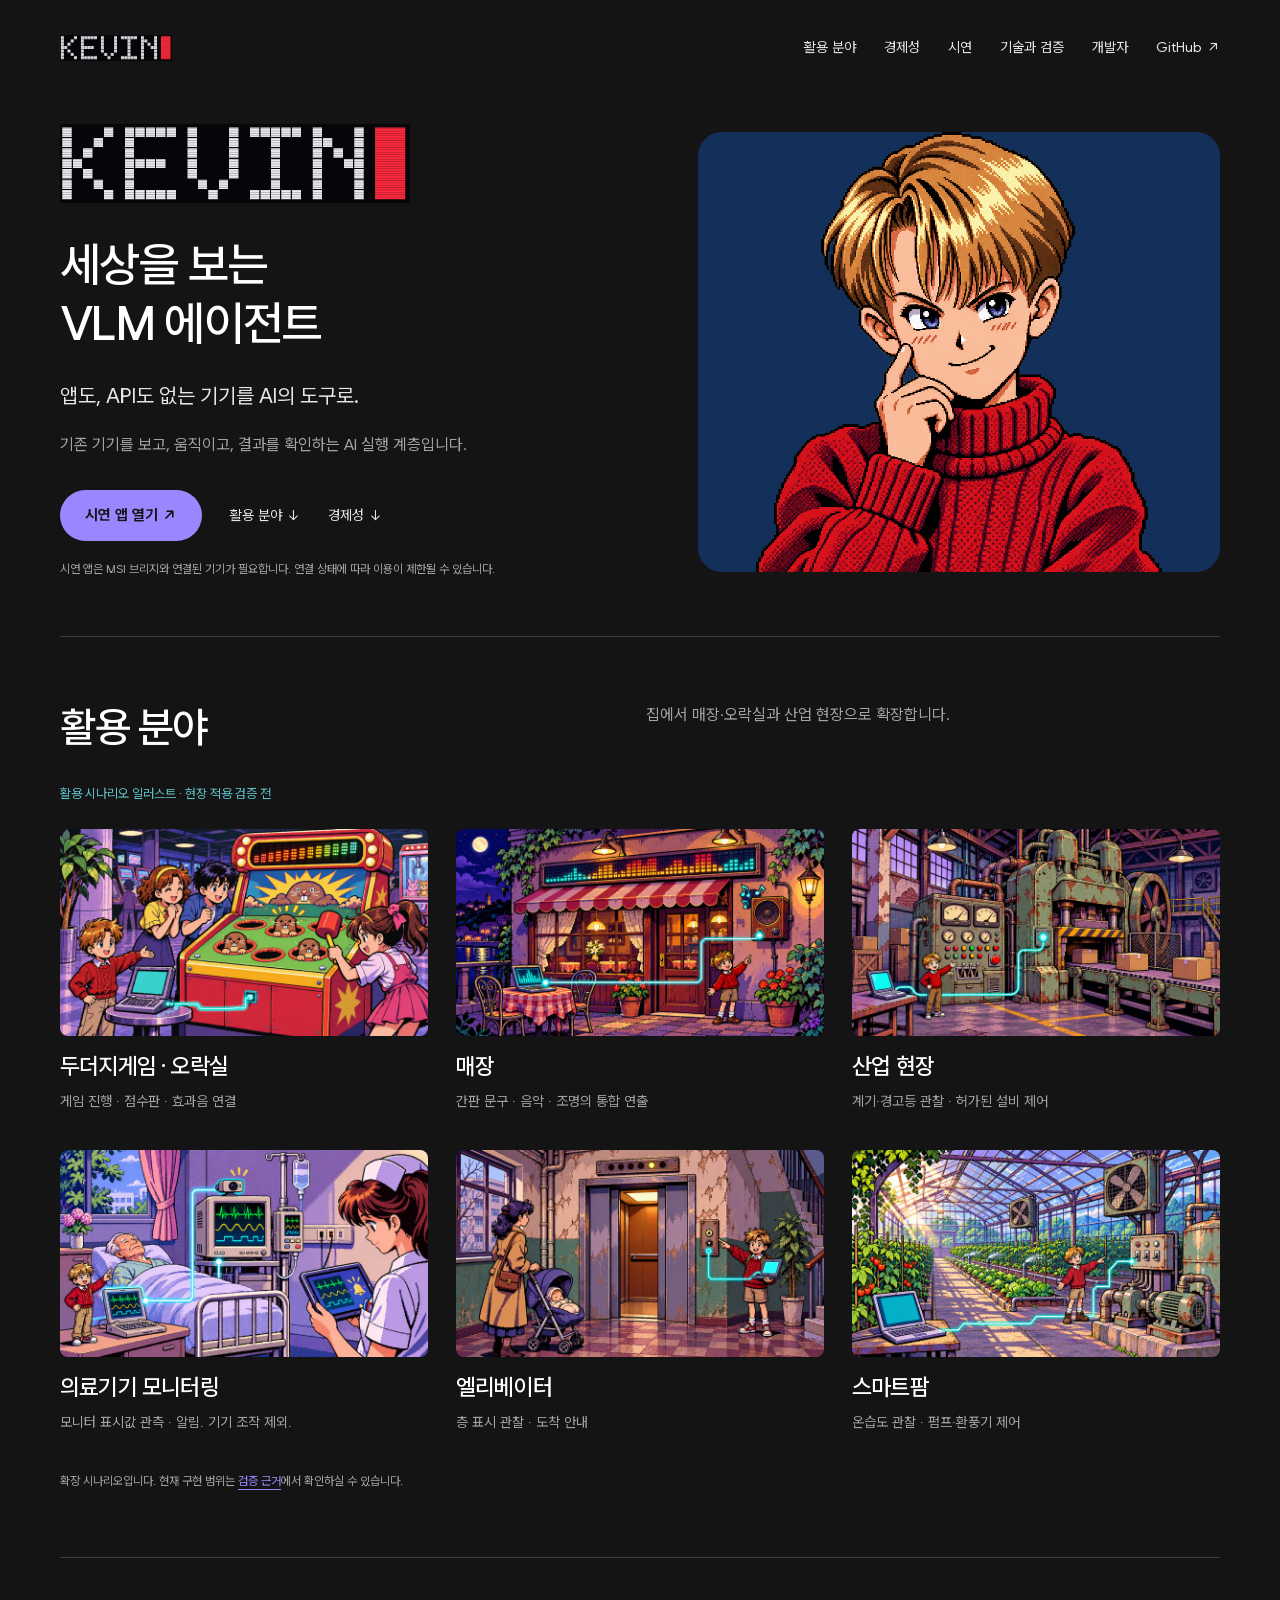
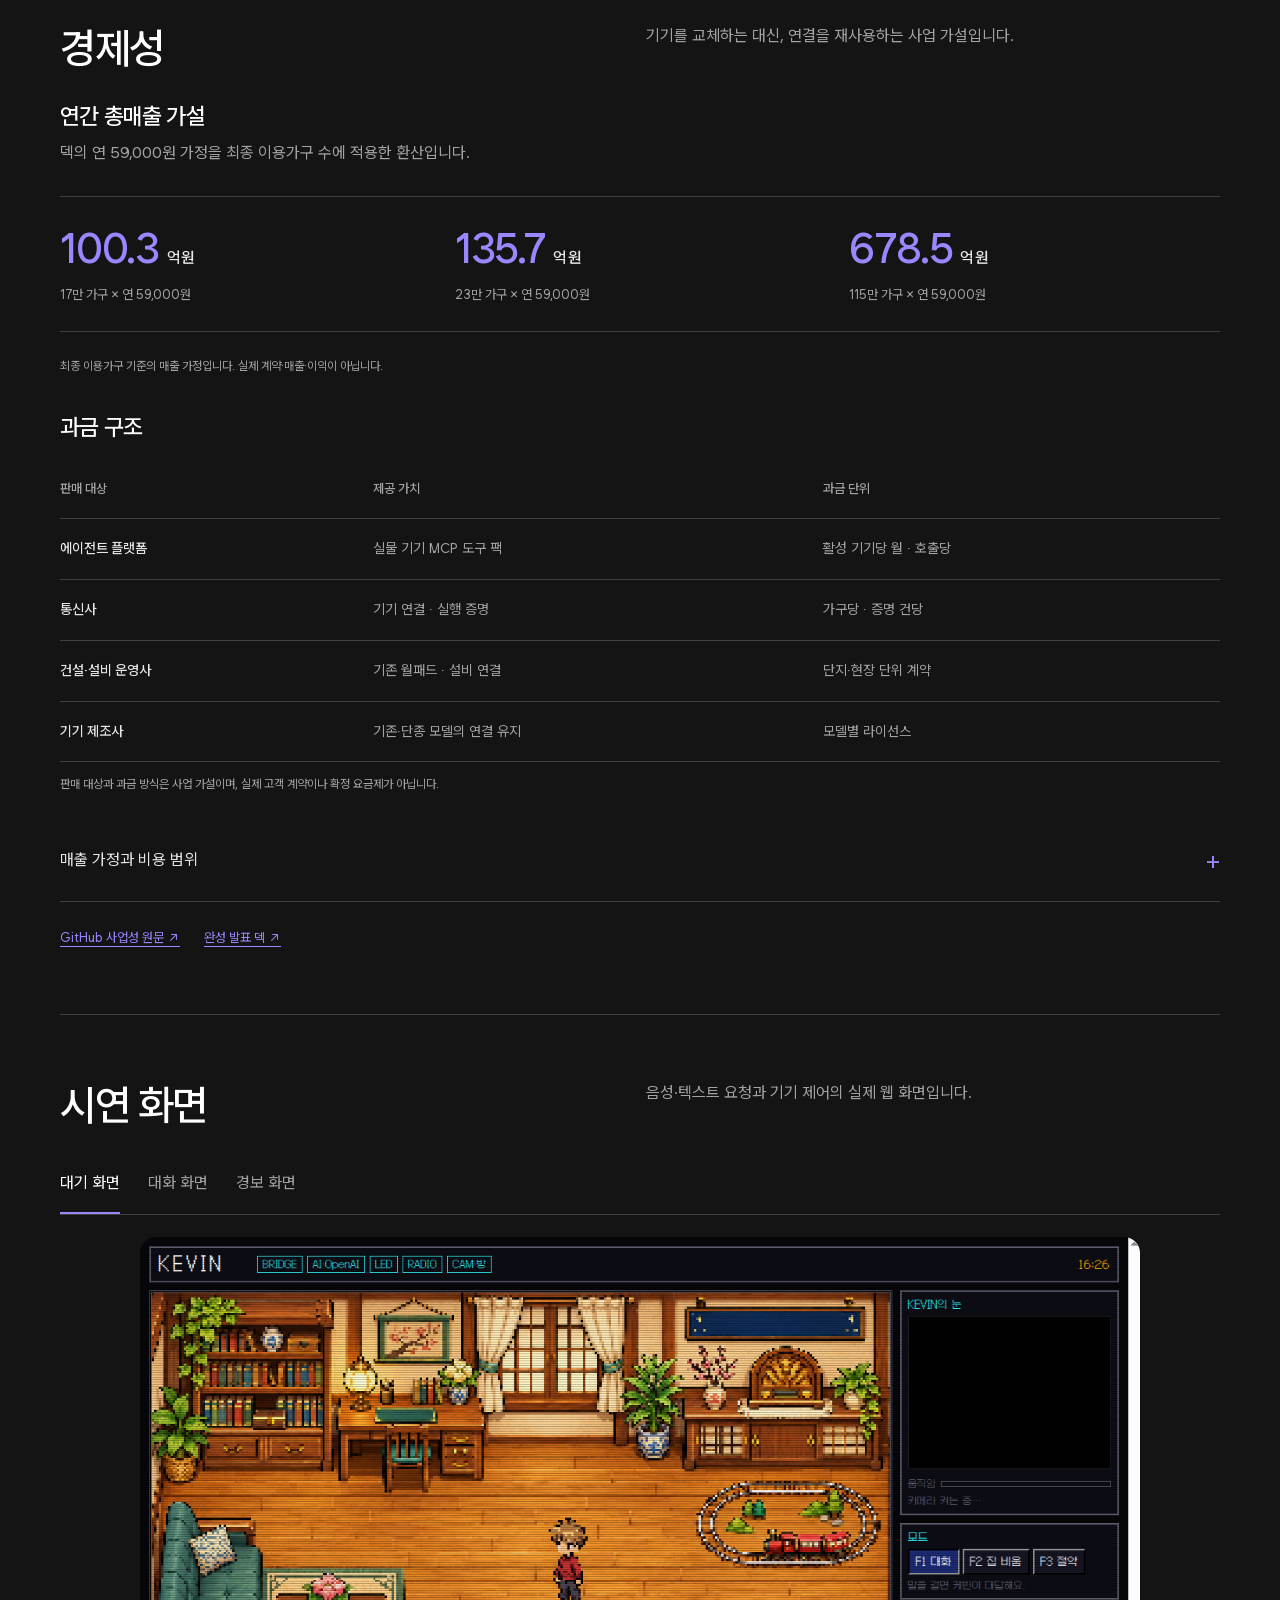
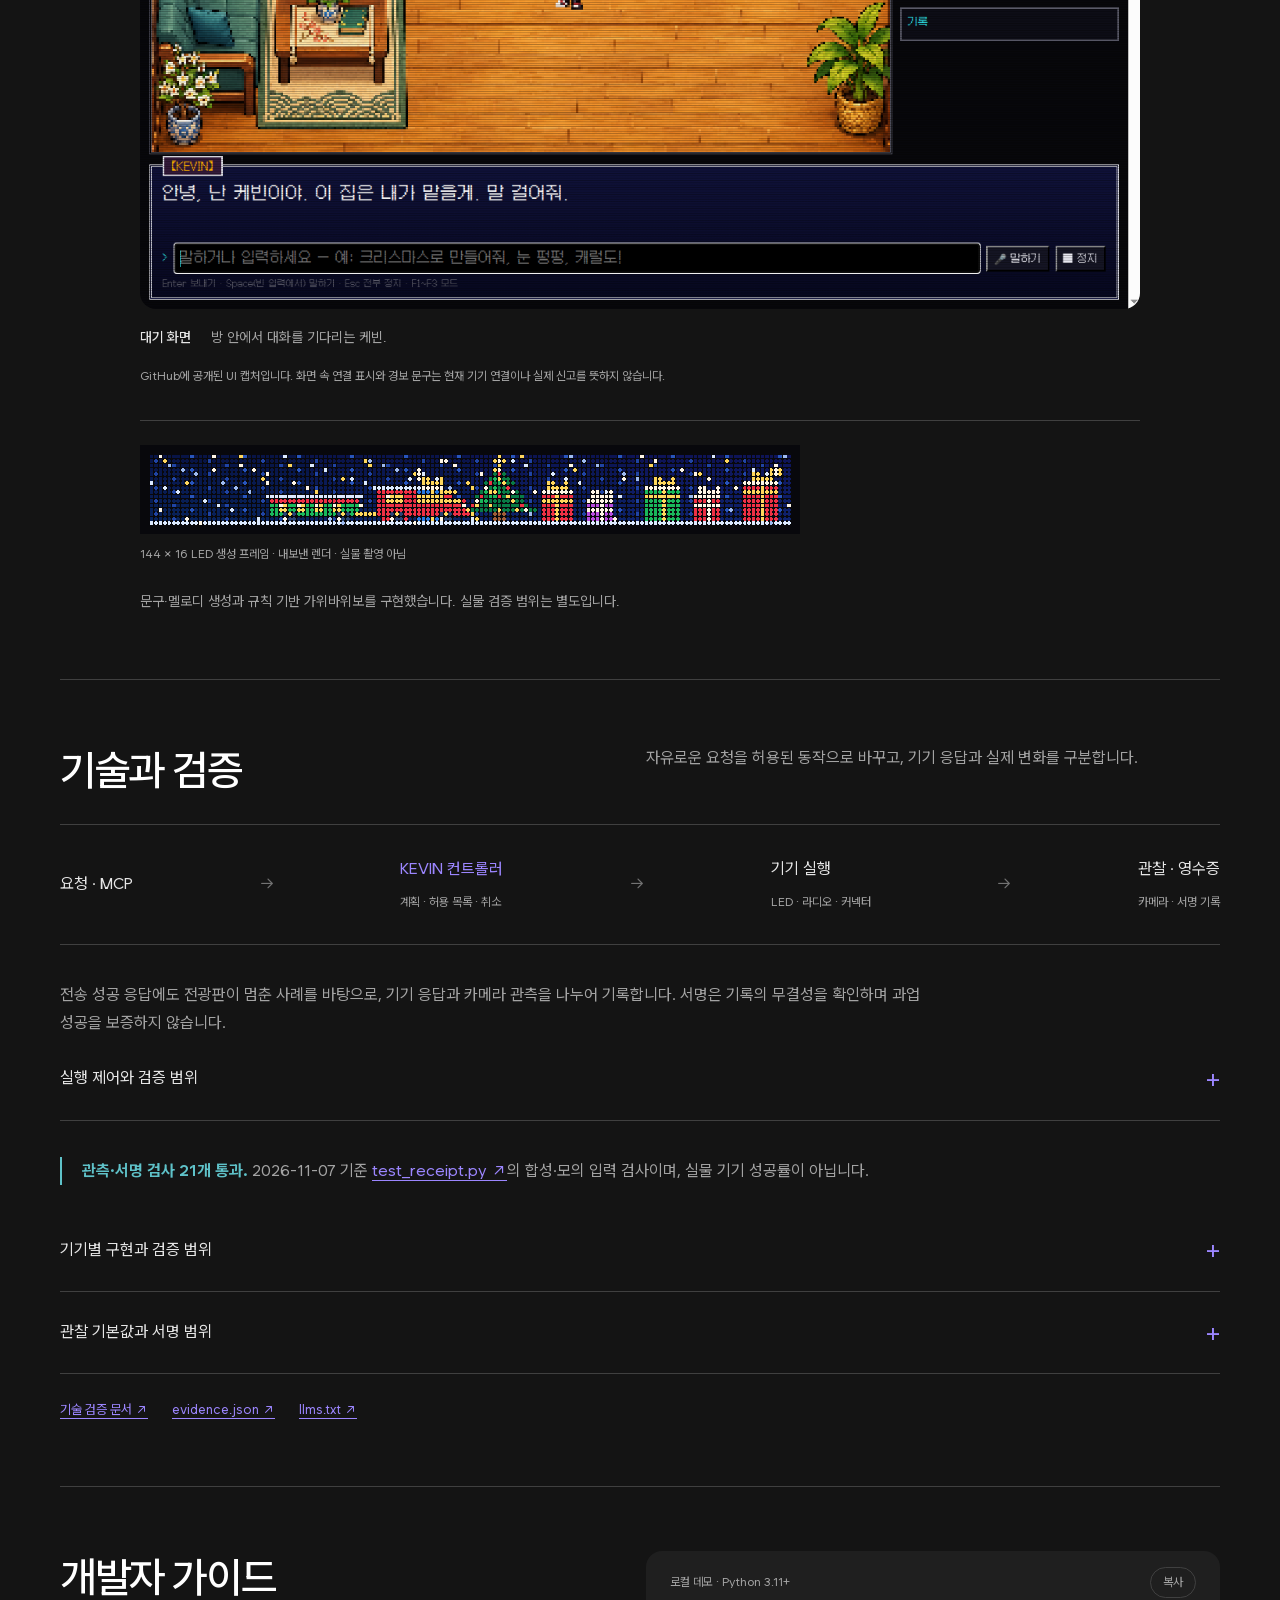
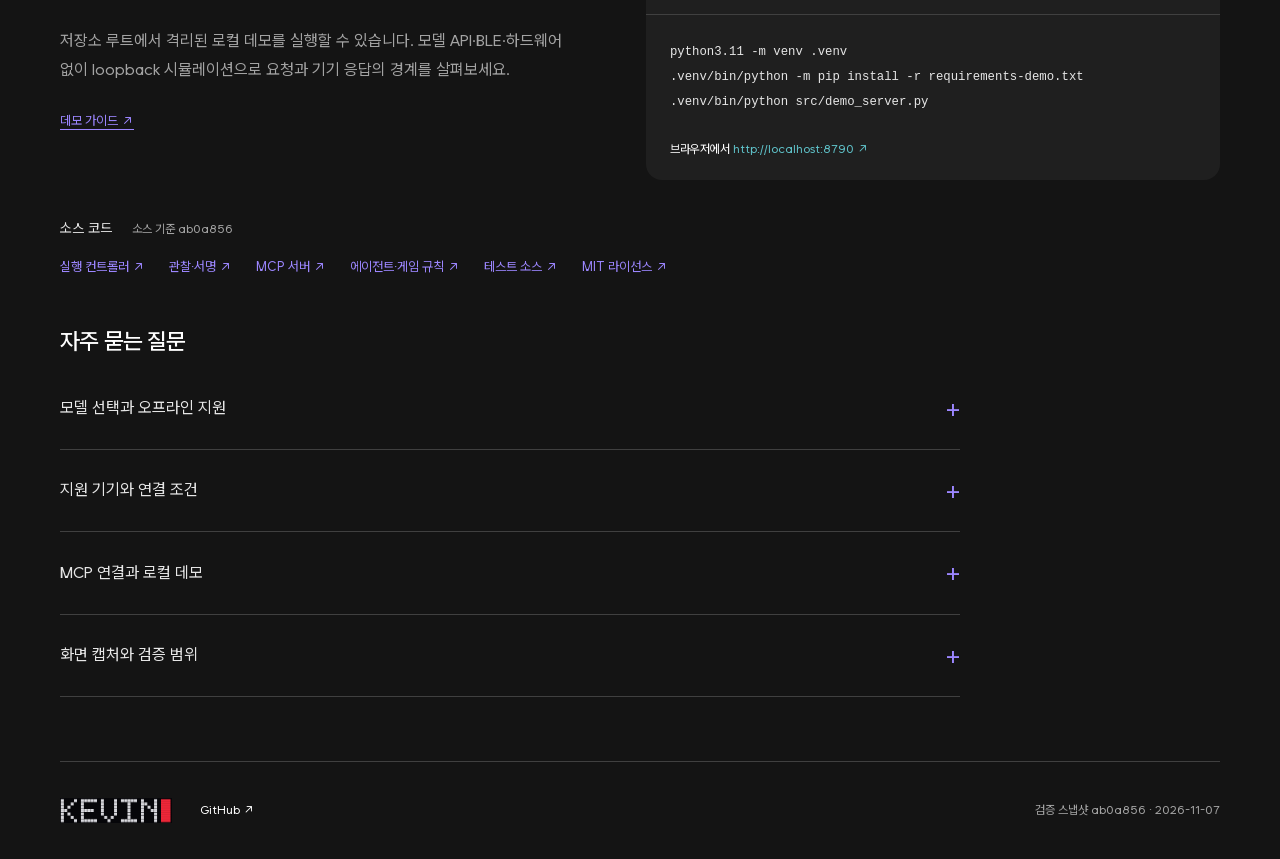
<file: docs/landing/index.html>
<!doctype html>
<html lang="ko">
<head>
<meta charset="utf-8"><meta name="viewport" content="width=device-width, initial-scale=1">
<title>KEVIN | 세상을 보는 VLM 에이전트</title>
<meta name="description" content="세상을 보는 VLM 에이전트 KEVIN. LED·라디오 시연, 두더지게임·매장·산업 활용 분야, B2B 과금 구조와 커넥터 재사용의 경제성을 소개합니다.">
<meta name="theme-color" content="#141414"><link rel="canonical" href="https://kevin-landing-sable.vercel.app/">
<meta property="og:type" content="website"><meta property="og:title" content="KEVIN | 세상을 보는 VLM 에이전트"><meta property="og:description" content="말에서 실행으로, 실행에서 증거로. 물리 기기를 위한 에이전트 실행 계층."><meta property="og:image" content="https://kevin-landing-sable.vercel.app/assets/project-banner.png"><meta property="og:url" content="https://kevin-landing-sable.vercel.app/">
<link rel="icon" href="favicon.svg" type="image/svg+xml"><link rel="preload" href="assets/WantedSansVariable.woff2" as="font" type="font/woff2" crossorigin><link rel="stylesheet" href="landing.css"><script src="landing.js" defer></script>
<script type="application/ld+json">{"@context":"https://schema.org","@type":"SoftwareSourceCode","name":"KEVIN","description":"물리 기기를 위한 에이전트 실행 계층. 허용된 동작을 실행하고 기기 응답과 카메라 관찰을 구분합니다.","codeRepository":"https://github.com/sergiobuilds/kevin","license":"https://github.com/sergiobuilds/kevin/blob/ab0a856/LICENSE","programmingLanguage":["Python","JavaScript"],"applicationCategory":"DeveloperApplication","version":"ab0a856"}</script>
</head>
<body>
<a class="skip" href="#main">본문으로 건너뛰기</a>
<header class="site-header wrap">
<a class="wordmark" href="#hero" aria-label="KEVIN 처음으로"><svg viewBox="44 104 604 136" role="img" aria-label="KEVIN"><image href="assets/project-banner.png" width="1280" height="420"/></svg></a>
<button class="menu-toggle" aria-expanded="false" aria-controls="navigation" hidden>메뉴</button>
<nav id="navigation" aria-label="주 메뉴"><a href="#applications">활용 분야</a><a href="#economics">경제성</a><a href="#demo">시연</a><a href="#technology">기술과 검증</a><a href="#developers">개발자</a><a href="https://github.com/sergiobuilds/kevin">GitHub ↗</a></nav>
</header>
<main id="main">
<section class="hero wrap" id="hero" aria-labelledby="hero-title">
<div class="hero-copy"><div class="hero-brand"><svg viewBox="44 104 604 136" role="img" aria-label="KEVIN"><image href="assets/project-banner.png" width="1280" height="420"/></svg></div>
<h1 id="hero-title">세상을 보는<br>VLM 에이전트</h1>
<p class="hero-lead">앱도, API도 없는 기기를 AI의 도구로.</p>
<p>기존 기기를 보고, 움직이고, 결과를 확인하는 AI 실행 계층입니다.</p>
<div class="actions"><a class="button primary" href="https://sergiobuilds.github.io/kevin/" target="_blank" rel="noopener noreferrer">시연 앱 열기 ↗<span class="sr-only"> 새 탭</span></a><a class="text-link" href="#applications">활용 분야 ↓</a><a class="text-link" href="#economics">경제성 ↓</a></div>
<p class="fine">시연 앱은 MSI 브리지와 연결된 기기가 필요합니다. 연결 상태에 따라 이용이 제한될 수 있습니다.</p>
</div>
<div class="hero-portrait"><img src="assets/kevin_portrait.png" alt="빨간 스웨터를 입고 생각하는 케빈" width="832" height="900" fetchpriority="high"></div>
</section>
<section class="wrap section applications" id="applications" aria-labelledby="applications-title">
<div class="section-heading"><h2 id="applications-title">활용 분야</h2><p>집에서 매장·오락실과 산업 현장으로 확장합니다.</p></div>
<p class="scenario-note">활용 시나리오 일러스트 · 현장 적용 검증 전</p>
<div class="applications-grid"><article><img src="assets/uc_mole.jpg" alt="두더지게임 · 오락실 활용 시나리오 일러스트" width="768" height="432"><h3>두더지게임 · 오락실</h3><p>게임 진행 · 점수판 · 효과음 연결</p></article>
<article><img src="assets/uc_store.jpg" alt="매장 활용 시나리오 일러스트" width="768" height="432"><h3>매장</h3><p>간판 문구 · 음악 · 조명의 통합 연출</p></article>
<article><img src="assets/uc_factory.jpg" alt="산업 현장 활용 시나리오 일러스트" width="768" height="432"><h3>산업 현장</h3><p>계기·경고등 관찰 · 허가된 설비 제어</p></article>
<article><img src="assets/uc_medical.jpg" alt="의료기기 모니터링 활용 시나리오 일러스트" width="768" height="432"><h3>의료기기 모니터링</h3><p>모니터 표시값 관측 · 알림. 기기 조작 제외.</p></article>
<article><img src="assets/uc_elevator.jpg" alt="엘리베이터 활용 시나리오 일러스트" width="768" height="432"><h3>엘리베이터</h3><p>층 표시 관찰 · 도착 안내</p></article>
<article><img src="assets/uc_farm.jpg" alt="스마트팜 활용 시나리오 일러스트" width="768" height="432"><h3>스마트팜</h3><p>온습도 관찰 · 펌프·환풍기 제어</p></article></div>
<p class="fine">확장 시나리오입니다. 현재 구현 범위는 <a href="#evidence">검증 근거</a>에서 확인하실 수 있습니다.</p>
</section>
<section class="wrap section economics" id="economics" aria-labelledby="economics-title">
<div class="section-heading"><h2 id="economics-title">경제성</h2><p>기기를 교체하는 대신, 연결을 재사용하는 사업 가설입니다.</p></div>


<h3 class="revenue-title">연간 총매출 가설</h3><p>덱의 연 59,000원 가정을 최종 이용가구 수에 적용한 환산입니다.</p>
<div class="revenue-row"><div><strong>100.3<span>억 원</span></strong><p>17만 가구 × 연 59,000원</p></div><div><strong>135.7<span>억 원</span></strong><p>23만 가구 × 연 59,000원</p></div><div><strong>678.5<span>억 원</span></strong><p>115만 가구 × 연 59,000원</p></div></div>
<p class="fine">최종 이용가구 기준의 매출 가정입니다. 실제 계약·매출·이익이 아닙니다.</p>
<h3 class="pricing-title">과금 구조</h3><div class="table-wrap business-table"><table><caption class="sr-only">판매 대상과 과금 가설</caption><thead><tr><th scope="col">판매 대상</th><th scope="col">제공 가치</th><th scope="col">과금 단위</th></tr></thead><tbody>
<tr><th scope="row">에이전트 플랫폼</th><td>실물 기기 MCP 도구 팩</td><td>활성 기기당 월 · 호출당</td></tr>
<tr><th scope="row">통신사</th><td>기기 연결 · 실행 증명</td><td>가구당 · 증명 건당</td></tr>
<tr><th scope="row">건설·설비 운영사</th><td>기존 월패드 · 설비 연결</td><td>단지·현장 단위 계약</td></tr>
<tr><th scope="row">기기 제조사</th><td>기존·단종 모델의 연결 유지</td><td>모델별 라이선스</td></tr>
</tbody></table></div>
<p class="fine">판매 대상과 과금 방식은 사업 가설이며, 실제 고객 계약이나 확정 요금제가 아닙니다.</p><details class="economics-details"><summary>매출 가정과 비용 범위</summary><div class="details-body"><p class="prose">지원 인터페이스가 있는 기존 장비를 연결하면 교체 부담을 줄일 수 있습니다. 한 번 만든 커넥터를 같은 기종과 여러 MCP 에이전트가 재사용해 초기 개발·설정 비용을 분산하는 방향입니다. 기종 차이와 펌웨어 유지보수 비용은 남습니다. 가정의 전광판·라디오에서 매장·오락실, 산업 현장으로 확장을 검토합니다.</p><p>이용가구 수·가격·이용률은 미검증입니다. 고객 획득비·API/음성 비용·현장 지원비·기기별 유지보수 비용을 포함한 단위경제성도 추가 검증이 필요합니다.</p></div></details><p class="source-links"><a href="https://github.com/sergiobuilds/kevin/blob/4434b0f/docs/BUSINESS.md">GitHub 사업성 원문 ↗</a><a href="https://sergiobuilds.github.io/kevin/pitch/">완성 발표 덱 ↗</a></p>
</section>
<section class="wrap section demo-section" id="demo" aria-labelledby="demo-title">
<div class="section-heading"><h2 id="demo-title">시연 화면</h2><p>음성·텍스트 요청과 기기 제어의 실제 웹 화면입니다.</p></div>
<div class="demo-tabs" aria-label="시연 화면 선택" hidden><button id="tab-room" aria-controls="screen-room">대기 화면</button><button id="tab-talk" aria-controls="screen-talk">대화 화면</button><button id="tab-alert" aria-controls="screen-alert">경보 화면</button></div>
<div class="screenshot-viewer">
<figure id="screen-room" class="screen-panel"><a href="assets/web-room.png" target="_blank" rel="noopener noreferrer" aria-label="대기 화면 원본 이미지 새 탭"><img src="assets/web-room.png" alt="대기 화면: 방 안에서 대화를 기다리는 케빈." width="1280" height="860"></a><figcaption><strong>대기 화면</strong><span>방 안에서 대화를 기다리는 케빈.</span></figcaption></figure>
<figure id="screen-talk" class="screen-panel"><a href="assets/web-talk.png" target="_blank" rel="noopener noreferrer" aria-label="대화 화면 원본 이미지 새 탭"><img src="assets/web-talk.png" alt="대화 화면: 요청에 대한 대답과 기기 동작 결정." width="1280" height="860"></a><figcaption><strong>대화 화면</strong><span>요청에 대한 대답과 기기 동작 결정.</span></figcaption></figure>
<figure id="screen-alert" class="screen-panel"><a href="assets/web-alert.png" target="_blank" rel="noopener noreferrer" aria-label="경보 화면 원본 이미지 새 탭"><img src="assets/web-alert.png" alt="경보 화면: 집 비움 모드의 사람 감지와 경보 표시." width="1280" height="860"></a><figcaption><strong>경보 화면</strong><span>집 비움 모드의 사람 감지와 경보 표시.</span></figcaption></figure>
</div>
<p class="fine">GitHub에 공개된 UI 캡처입니다. 화면 속 연결 표시와 경보 문구는 현재 기기 연결이나 실제 신고를 뜻하지 않습니다.</p>
<div class="gif-strip"><img src="assets/led-preview.gif" width="888" height="120" alt="LED용 기차 애니메이션의 내보낸 생성 프레임"><p>144 × 16 LED 생성 프레임 · 내보낸 렌더 · 실물 촬영 아님</p></div>
<p class="demo-context">문구·멜로디 생성과 규칙 기반 가위바위보를 구현했습니다. 실물 검증 범위는 별도입니다.</p>
</section>
<section class="wrap section technology" id="technology" aria-labelledby="technology-title">
<div class="section-heading"><h2 id="technology-title">기술과 검증</h2><p>자유로운 요청을 허용된 동작으로 바꾸고, 기기 응답과 실제 변화를 구분합니다.</p></div>
<div class="architecture" role="img" aria-label="사람의 요청 또는 MCP 에이전트에서 KEVIN 컨트롤러, 기기 실행, 관찰과 영수증으로 이어지는 구조"><span>요청 · MCP</span><span aria-hidden="true">→</span><span class="controller">KEVIN 컨트롤러<small>계획 · 허용 목록 · 취소</small></span><span aria-hidden="true">→</span><span>기기 실행<small>LED · 라디오 · 커넥터</small></span><span aria-hidden="true">→</span><span>관찰 · 영수증<small>카메라 · 서명 기록</small></span></div>
<div class="technical-prose"><p>전송 성공 응답에도 전광판이 멈춘 사례를 바탕으로, 기기 응답과 카메라 관측을 나누어 기록합니다. 서명은 기록의 무결성을 확인하며 과업 성공을 보증하지 않습니다.</p></div>
<details><summary>실행 제어와 검증 범위</summary><div class="details-body">
<p>32프레임 GIF를 보냈을 때 기기는 ACK를 반환했지만 전광판은 첫 프레임에 멈췄습니다. 프레임 수를 12 이하로 줄이는 호환성 대응으로 이어진 사례입니다. 수신 응답만으로 실제 동작을 판단할 수 없었습니다.</p>
<p><strong>기기 응답 / 영상 변화 / 과업 달성.</strong> ACK는 데이터 수신 응답이고, 카메라 전후 프레임의 픽셀 변화와 움직임은 물리 변화의 관찰입니다. 요청한 과업의 달성에는 별도 검증이 필요하며, 모든 기기에 대해 입증한 단계는 아닙니다.</p>
<p>컨트롤러는 이전 작업을 취소하고 기기별 상태를 분리해 LED만 바꾸는 요청에 라디오를 다시 재생하지 않도록 합니다. 기본 MCP 도구는 <code>led_scene</code> · <code>radio</code> · <code>say</code> · <code>stop_all</code>이며, 확장 장치는 <code>device_demo_mcp</code>의 명시적 도구를 사용합니다.</p>
<p>SHA-256과 Ed25519는 기록의 무결성을 확인합니다. 카메라의 신뢰성이나 요청 의미의 달성을 보증하지 않습니다. 카메라 영수증은 MCP·컨트롤러 경로의 구현이고 웹 브리지는 별도 통합 경로입니다. 모든 웹 실행이 카메라 영수증을 생성하는 것은 아닙니다.</p>
</div></details>
<div id="evidence" class="evidence-anchor"><p><strong>관측·서명 검사 21개 통과.</strong> 2026-11-07 기준 <a href="https://github.com/sergiobuilds/kevin/blob/ab0a856/tests/test_receipt.py">test_receipt.py ↗</a>의 합성·모의 입력 검사이며, 실물 기기 성공률이 아닙니다.</p></div>
<details class="device-evidence"><summary>기기별 구현과 검증 범위</summary><div class="details-body"><div class="table-wrap"><table><caption class="sr-only">기기별 구현과 검증 범위</caption><thead><tr><th scope="col">대상 / 경로</th><th scope="col">확인한 범위</th><th scope="col">아직 말할 수 없는 것</th></tr></thead><tbody>
<tr><th scope="row">LED 전광판 <small>BLE · 144 × 16</small></th><td>실물 장면 동작 이력, 프레임 수 호환성 대응</td><td>모든 LED 기종과의 호환성</td></tr>
<tr><th scope="row">라디오 <small>Windows · CRF-35B</small></th><td>집에서 청취한 이력</td><td>행사장 연결은 완료하지 못했습니다.</td></tr>
<tr><th scope="row">카메라 영수증 <small>SHA-256 · Ed25519</small></th><td>서명·변조 검증 구현과 테스트</td><td>실물 전체 경로 검증은 남아 있습니다.</td></tr>
<tr><th scope="row">WLED <small>python-wled · HTTP</small></th><td>실제 클라이언트와 loopback 프로토콜 상대</td><td>소비자 조명 기기의 실물 동작</td></tr>
<tr><th scope="row">Home Assistant <small>REST API 일부</small></th><td>설정된 조명 상태 읽기·서비스 호출 시험</td><td>실물 월패드·RS485 배선 검증</td></tr>
<tr><th scope="row">TV <small>adb-shell · TCP</small></th><td>실제 ADB 클라이언트와 TCP 프로토콜 상대</td><td>Android OS 실행이나 실물 TV 검증</td></tr>
<tr><th scope="row">IR <small>python-broadlink · UDP</small></th><td>인증·AES·UDP, 합성 학습 코드, 정지 선행조건</td><td><code>sent_unverified</code>는 가전 수신 확인이 아닙니다.</td></tr>
<tr><th scope="row">로봇청소기 <small>Valetudo API 일부</small></th><td>지정 구역 시작·일시정지 프로토콜 시험</td><td>실물 주행·청소 완료·청결도 감지</td></tr>
</tbody></table></div><p class="fine">확장 트랙 04–07의 자연어 라우팅은 아직 통합하지 않았습니다. Loopback 시험은 로컬 프로토콜 상대를 사용하며 소비자 실물 기기 시험을 대신하지 않습니다. 카메라 영수증의 실물 전체 경로 검증도 남아 있습니다.</p></div></details>
<details><summary>관찰 기본값과 서명 범위</summary><div class="details-body"><p>프레임을 회색조로 변환하고 320×180으로 축소한 뒤 Gaussian blur(1)를 적용합니다. 밝기 차이 24 이상인 픽셀을 세어, 변화 비율 ≥ 0.02이면 <code>changed</code>, 이후 프레임 간 비율 ≥ 0.004이면 <code>moving</code>으로 봅니다. 정확도 지표가 아닌 휴리스틱 기본 임계값입니다.</p><p>카메라 흔들림·노출 변화도 감지될 수 있습니다. SHA-256과 Ed25519는 기록의 무결성을 확인하는 수단이며, 카메라의 신뢰성이나 요청 의미의 달성을 보증하지 않습니다.</p></div></details>
<p class="source-links"><a href="https://github.com/sergiobuilds/kevin/blob/4a310d8/docs/TECHNICAL_EVIDENCE.md">기술 검증 문서 ↗</a><a href="evidence.json">evidence.json ↗</a><a href="llms.txt">llms.txt ↗</a></p>
</section>
<section class="wrap section developers" id="developers" aria-labelledby="developer-title">
<div class="developer-grid"><div><h2 id="developer-title">개발자 가이드</h2><p>저장소 루트에서 격리된 로컬 데모를 실행할 수 있습니다. 모델 API·BLE·하드웨어 없이 loopback 시뮬레이션으로 요청과 기기 응답의 경계를 살펴보세요.</p><p class="source-links"><a href="https://github.com/sergiobuilds/kevin/blob/ab0a856/docs/HACKATHON_DEMO.md">데모 가이드 ↗</a></p></div>
<div class="code-window"><div class="code-toolbar"><span>로컬 데모 · Python 3.11+</span><button id="copy-code" hidden>복사</button></div><pre><code id="quickstart">python3.11 -m venv .venv
.venv/bin/python -m pip install -r requirements-demo.txt
.venv/bin/python src/demo_server.py</code></pre><div class="localhost">브라우저에서 <a href="http://localhost:8790" target="_blank" rel="noopener noreferrer">http://localhost:8790 ↗<span class="sr-only"> 새 탭</span></a></div><p id="copy-status" role="status" class="fine"></p></div></div>
<div class="source-list"><p>소스 코드 <span>소스 기준 ab0a856</span></p><div><a href="https://github.com/sergiobuilds/kevin/blob/ab0a856/src/show_control.py" target="_blank" rel="noopener noreferrer" aria-label="src/show_control.py 새 탭">실행 컨트롤러 ↗</a><a href="https://github.com/sergiobuilds/kevin/blob/ab0a856/src/receipt.py" target="_blank" rel="noopener noreferrer" aria-label="src/receipt.py 새 탭">관찰·서명 ↗</a><a href="https://github.com/sergiobuilds/kevin/blob/ab0a856/src/kevin_mcp.py" target="_blank" rel="noopener noreferrer" aria-label="src/kevin_mcp.py 새 탭">MCP 서버 ↗</a><a href="https://github.com/sergiobuilds/kevin/blob/ab0a856/src/kevin_agent.py" target="_blank" rel="noopener noreferrer" aria-label="src/kevin_agent.py 새 탭">에이전트·게임 규칙 ↗</a><a href="https://github.com/sergiobuilds/kevin/tree/ab0a856/tests" target="_blank" rel="noopener noreferrer">테스트 소스 ↗<span class="sr-only"> 새 탭</span></a><a href="https://github.com/sergiobuilds/kevin/blob/ab0a856/LICENSE" target="_blank" rel="noopener noreferrer" aria-label="LICENSE 새 탭">MIT 라이선스 ↗</a></div></div>
<div class="faq"><h3>자주 묻는 질문</h3>
<details><summary>모델 선택과 오프라인 지원</summary><div class="details-body"><p>모델은 교체 가능하며 웹은 OpenAI, 로컬은 선택적으로 Ollama를 사용합니다. 웹 AI와 클라우드 음성 기능은 연결이 필요하므로 모든 기능이 오프라인으로 동작하는 것은 아닙니다. 짧은 대화 이력만 구현했으며 장기 기억을 보장하지 않습니다.</p></div></details>
<details><summary>지원 기기와 연결 조건</summary><div class="details-body"><p>지원 인터페이스와 설정이 필요하며 미지의 프로토콜을 자율 발견하는 기능은 완성하지 않았습니다. WLED는 python-wled, TV는 adb-shell, IR은 python-broadlink를 재사용합니다. Home Assistant와 Valetudo는 공개 API 일부를 구현했습니다. 실제 제어에는 MSI 브리지, 설정된 기기와 연결 권한이 필요하며 시연 앱의 가용성도 이 환경에 달려 있습니다.</p></div></details>
<details><summary>MCP 연결과 로컬 데모</summary><div class="details-body"><p><code>python src/kevin_mcp.py</code>로 stdio JSON-RPC 2.0 MCP 서버를 등록할 수 있습니다. 실제 실행에는 Python 의존성, 연결 기기와 관찰 경로 설정이 필요합니다. 위의 격리 데모와는 다른 실행 경로이며, 이 랜딩페이지는 기기 명령이나 API 호출을 실행하지 않습니다.</p></div></details>
<details><summary>화면 캡처와 검증 범위</summary><div class="details-body"><p>시연 화면은 GitHub 공개 캡처이며 LED GIF는 내보낸 생성 프레임입니다. 현재 기기 상태나 실물 촬영을 대신하지 않습니다. 서명은 기록의 변조 여부를 확인하며 픽셀 변화 관찰과 과업 달성은 별개입니다. <a href="assets/project-banner.png">원본 GitHub 배너</a>의 로고를 그대로 사용했습니다.</p></div></details>
</div>
</section>
</main>
<footer class="wrap"><a class="wordmark" href="#hero" aria-label="KEVIN 처음으로"><svg viewBox="44 104 604 136" role="img" aria-label="KEVIN"><image href="assets/project-banner.png" width="1280" height="420"/></svg></a><a href="https://github.com/sergiobuilds/kevin/tree/ab0a856">GitHub ↗</a><p>검증 스냅샷 ab0a856 · 2026-11-07</p></footer>
</body></html>
</file>
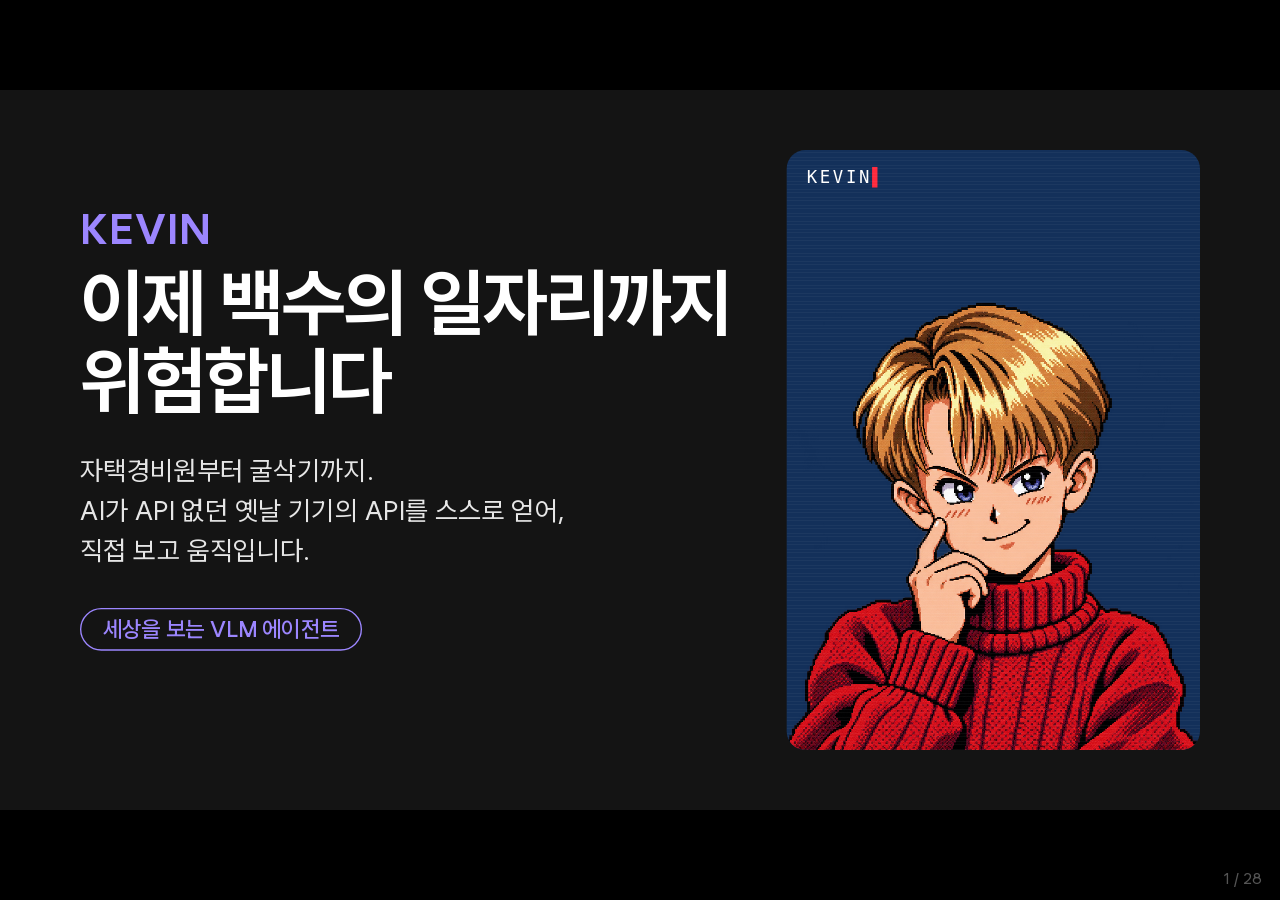
<file: docs/pitch/index.html>
<!doctype html>
<html lang="ko"><head><meta charset="utf-8"><title>KEVIN · OBA.RUN 2nd</title>
<style>
@font-face{font-family:'Wanted Sans Variable';src:url(assets/WantedSansVariable.woff2) format('woff2');font-weight:100 900}
:root{--bg:#141414;--s1:#1f1f1f;--s2:#262626;--ink:#fff;--sec:#e6e6e6;--mut:#a3a3a3;--dim:#737373;--line:#404040;--acc:#9c86ff;--teal:#5fc2c9;--lime:#c9c66a;--rose:#e48ab0;--red:#ff4d5e}
*{box-sizing:border-box}
html,body{margin:0;height:100%;background:#000;overflow:hidden;font-family:'Wanted Sans Variable','Noto Sans CJK KR',sans-serif;color:var(--ink)}
#stage{position:absolute;left:50%;top:50%;width:1920px;height:1080px;transform-origin:0 0;background:var(--bg);overflow:hidden}
.slide{position:absolute;inset:0;padding:110px 120px;opacity:0;visibility:hidden;transition:opacity .5s}
.slide.on{opacity:1;visibility:visible}
h1{margin:0;font-size:78px;font-weight:500;letter-spacing:-1px}
.sub{margin-top:18px;font-size:32px;color:var(--mut)}
.a{opacity:0;transform:translateY(26px);transition:opacity .8s cubic-bezier(.2,.8,.2,1),transform .8s cubic-bezier(.2,.8,.2,1);transition-delay:calc(var(--d,0)*1s)}
.on .a{opacity:1;transform:none}
.chip{display:inline-block;border:2px solid currentColor;border-radius:40px;padding:8px 26px;font-size:28px;font-weight:500}
.card{background:var(--s1);border:2px solid var(--line);border-radius:24px}
.ico{display:inline-block;vertical-align:middle}
.ico svg{width:100%;height:100%;overflow:visible}
.ico path,.ico line,.ico rect,.ico circle{fill:none;stroke:currentColor;stroke-width:4.5;stroke-linecap:round;stroke-linejoin:round}
.status{font-size:24px;font-weight:500}
.s-on{color:var(--teal)}.s-im{color:var(--acc)}.s-pl{color:var(--dim)}
.mono{font-family:'DejaVu Sans Mono',monospace}
.foot{position:absolute;left:120px;bottom:60px;font-size:24px;color:var(--dim)}
/* 1 */
.cover-l{position:absolute;left:120px;top:190px;width:1000px}
.big{font-size:150px;font-weight:650;letter-spacing:-4px;line-height:1.05;margin:26px 0 10px}
.cover-r{position:absolute;right:120px;top:90px;width:620px;height:900px;border-radius:28px;overflow:hidden;background:linear-gradient(#262040,#1f1f1f)}
.cover-r img{position:absolute;bottom:0;width:100%}
/* full bleed video */
.bleed{position:absolute;inset:0;padding:0}
.bleed video,.bleed img.fill{position:absolute;inset:0;width:100%;height:100%;object-fit:cover}
.shade{position:absolute;inset:0;background:linear-gradient(180deg,rgba(20,20,20,.0) 45%,rgba(20,20,20,.92) 100%)}
.cap{position:absolute;left:120px;bottom:100px}
.cap h1{font-size:96px;font-weight:650}
.blur{filter:blur(40px) brightness(.35);transform:scale(1.2)}
.vert{position:absolute;left:240px;top:60px;width:540px;height:960px;border-radius:28px;overflow:hidden;box-shadow:0 30px 80px #000a}
.vert video,.vert img{width:100%;height:100%;object-fit:cover}
/* typing */
.type{overflow:hidden;white-space:nowrap;width:0;border-right:4px solid transparent}
.on .type{animation:typing var(--t,2s) steps(var(--n,30)) forwards;animation-delay:calc(var(--d,0)*1s)}
@keyframes typing{from{width:0}to{width:var(--w)}}
.caret{display:inline-block;width:18px;height:40px;background:var(--red);vertical-align:-6px;animation:blink 1s steps(1) infinite}
@keyframes blink{50%{opacity:0}}
.pix{image-rendering:pixelated}
/* led */
.led{border-radius:16px;padding:22px;background:#000;box-shadow:0 0 60px rgba(95,194,201,.25),inset 0 0 0 2px #333}
.flash{animation:flash 1s steps(1) infinite}
@keyframes flash{50%{filter:brightness(.4)}}
.dark{filter:grayscale(1) brightness(.18);transition:filter 1.2s;transition-delay:calc(var(--d,0)*1s)}
/* flow dots */
.flowline{position:absolute;background:var(--line)}
.dot{position:absolute;width:16px;height:16px;border-radius:50%;background:var(--acc);box-shadow:0 0 18px var(--acc)}
.on .dotv{animation:dv 2.4s linear infinite;animation-delay:calc(var(--d,0)*1s)}
.on .doth{animation:dh 3.2s linear infinite;animation-delay:calc(var(--d,0)*1s)}
@keyframes dv{from{transform:translateY(0);opacity:1}to{transform:translateY(var(--len));opacity:.2}}
@keyframes dh{from{transform:translateX(0)}to{transform:translateX(var(--len))}}
.grow{transform-origin:bottom;transform:scaleY(0);transition:transform 1.2s cubic-bezier(.2,.8,.2,1);transition-delay:calc(var(--d,0)*1s)}
.on .grow{transform:none}
.slot{border:3px dashed var(--line);border-radius:22px;position:relative;overflow:hidden}
.fillin{position:absolute;inset:0;border-radius:20px;background:var(--s2);border:3px solid var(--acc);opacity:0;transform:scale(.9);transition:all .7s;transition-delay:calc(var(--d,0)*1s);display:flex;align-items:center;justify-content:center;flex-direction:column}
.on .fillin{opacity:1;transform:none}
.hole{position:relative;height:118px;overflow:hidden}
.hole:after{content:"";position:absolute;left:10%;right:10%;bottom:0;height:34px;border-radius:50%;background:#0b0b0b;border:3px solid var(--line)}
.mole{position:absolute;left:28%;width:44%;height:96px;bottom:-90px;border-radius:50% 50% 12px 12px;background:#8a6a4a;border:4px solid #c9a37a;z-index:1}
.mole:before,.mole:after{content:"";position:absolute;top:30px;width:12px;height:12px;border-radius:50%;background:#111}
.mole:before{left:28%}.mole:after{right:28%}
.on .mole{animation:pop 2.4s ease-in-out infinite;animation-delay:calc(var(--d,0)*1s)}
@keyframes pop{0%,100%{bottom:-90px}30%,55%{bottom:18px}}
.scan{position:absolute;inset:0;background:repeating-linear-gradient(transparent 0 3px,rgba(255,255,255,.04) 3px 4px);z-index:1;pointer-events:none}
.bob{animation:bob 2.6s ease-in-out infinite}
@keyframes bob{50%{transform:translateY(-10px)}}
.dosapp{background:#07070b;border:3px double #5a5a68;padding:10px}
.dosbar{display:flex;gap:12px;align-items:center;font-family:'DejaVu Sans Mono',monospace;font-size:20px;color:#fff;letter-spacing:3px;border:2px solid #5a5a68;padding:4px 10px;margin-bottom:8px}
.dosbar span{flex:1}.dosbar i{font-style:normal;font-size:14px;letter-spacing:1px;border:1px solid #5a5a68;color:#5a5a68;padding:1px 6px}.dosbar i.ok{color:#2de2e6;border-color:#2de2e6}
.cur{color:#ff2a3d;animation:blink 1s steps(1) infinite}
.kv{display:block;image-rendering:pixelated;background:#000}
.dosdlg{position:relative;margin-top:16px;border:3px double #e8e8f0;background:linear-gradient(#10123a,#07081f);padding:22px 20px 14px;min-height:96px}
.dosname{position:absolute;top:-16px;left:16px;background:#341a3a;border:2px solid #e8e8f0;padding:0 12px;color:#ffb000;font-size:20px}
.dosline{font-size:30px;color:#fff;min-height:40px}
.dosline:after{content:'▼';color:#ffb000;font-size:16px;margin-left:8px;animation:blink 1s steps(1) infinite}
.ledtext{overflow:hidden;display:flex;align-items:center;box-shadow:0 0 70px rgba(201,198,106,.25),inset 0 0 0 2px #333}
.ledtext:after{content:"";position:absolute;inset:22px;background:radial-gradient(circle,transparent 45%,#000 52%) 0 0/12px 12px;pointer-events:none}
.marq{white-space:nowrap;font-size:150px;font-weight:800;color:#ffd75c;text-shadow:0 0 18px #ffb000}
.on .marq{animation:marq 14s linear infinite}
@keyframes marq{from{transform:translateX(0)}to{transform:translateX(-50%)}}
.ring{stroke-dashoffset:314;transition:stroke-dashoffset 1.6s cubic-bezier(.2,.8,.2,1) .6s}
.on .ring{stroke-dashoffset:var(--to)}
.draw{stroke-dasharray:1;stroke-dashoffset:1;transition:stroke-dashoffset 2s ease;transition-delay:calc(.8s + var(--d,0)*1s)}
.on .draw{stroke-dashoffset:0}
body.print .ring{stroke-dashoffset:var(--to);transition:none}body.print .draw{stroke-dashoffset:0;transition:none}
/* controls */
#notes{display:none;position:fixed;left:0;right:0;bottom:0;background:#1f1f1fee;color:#e6e6e6;font-size:22px;padding:18px 28px;z-index:9}
#num{position:fixed;right:18px;bottom:12px;color:#555;font-size:16px;z-index:9}
/* print */
body.print{overflow:visible;height:auto;background:var(--bg)}
body.print #stage{position:relative;left:0;top:0;transform:none!important;height:auto;overflow:visible;background:none}
body.print .slide{position:relative;width:1920px;height:1080px;opacity:1;visibility:visible;break-after:page;background:var(--bg);overflow:hidden}
body.print .a{opacity:1;transform:none;transition:none}
body.print .type{width:var(--w);animation:none}
body.print .grow{transform:none;transition:none}
body.print .fillin{opacity:1;transform:none;transition:none}
body.print .hole:nth-child(odd) .mole{bottom:18px}
body.print .dot,body.print #notes,body.print #num{display:none}
@page{size:1920px 1080px;margin:0}
</style></head><body>
<div id="stage">

<!-- 1 표지 -->
<section class="slide" data-n="KEVIN, 이제 백수의 일자리까지 위험합니다. 자택경비원부터 굴삭기까지. AI가 API 없던 옛날 기기의 API를 스스로 얻어, 직접 보고 움직입니다. 세상을 보는 VLM 에이전트입니다.">
 <div class="cover-l" style="top:170px;width:1060px">
  <div class="a" style="font-size:64px;font-weight:650;color:var(--acc);letter-spacing:2px">KEVIN</div>
  <div class="a big" style="--d:.2;font-size:112px;margin-top:14px">이제 백수의 일자리까지<br>위험합니다</div>
  <div class="a" style="--d:.7;margin-top:46px;font-size:40px;line-height:1.5;color:var(--sec)">자택경비원부터 굴삭기까지.<br>AI가 API 없던 옛날 기기의 API를 스스로 얻어,<br>직접 보고 움직입니다.</div>
  <div class="a" style="--d:1.2;margin-top:56px"><span class="chip" style="color:var(--acc);font-size:34px;padding:10px 32px">세상을 보는 VLM 에이전트</span></div>
 </div>
 <div class="cover-r a" style="--d:.3;background:#13305a"><div class="scan"></div><img class="pix bob" src="assets/kevin_portrait.png" alt="" style="bottom:0"><div style="position:absolute;left:30px;top:26px;font-family:'DejaVu Sans Mono',monospace;font-size:26px;color:#fff;letter-spacing:4px">KEVIN<span style="color:#ff2a3d;animation:blink 1s steps(1) infinite">▌</span></div></div>
</section>

<!-- 2 나 홀로 집에 -->
<section class="slide bleed" data-n="1990년 「나 홀로 집에」. 케빈은 인형과 마네킹을 장난감 기차에 태우고 전축을 틀어, 혼자 집 전체를 움직였습니다.">
 <video src="assets/homealone.mp4" poster="assets/homealone-0.png" muted loop playsinline></video>
 <div class="shade"></div>
 <div class="cap">
  <div class="a" style="font-size:30px;color:var(--mut)">1990 · Home Alone</div>
  <h1 class="a" style="--d:.2">나 홀로 집에</h1>
  <div class="a" style="--d:.5;font-size:36px;color:var(--sec);margin-top:14px">인형 · 장난감 기차 · 전축 · 혼자서 집 전체 연출</div>
 </div>
</section>

<!-- 3 요즘의 연출 -->
<section class="slide bleed" data-n="2026년의 연출은 이렇습니다. 앱을 깔고, 손가락으로 정해진 그림을 고릅니다. 기기마다 앱이 하나씩 늘어납니다.">
 <img class="fill blur" src="assets/merrylume-0.png" alt="">
 <div class="vert a"><video src="assets/merrylume.mp4" poster="assets/merrylume-0.png" muted loop playsinline></video></div>
 <div style="position:absolute;left:900px;top:250px">
  <div class="a" style="--d:.2;font-size:30px;color:var(--mut)">2026 · LED 커튼</div>
  <h1 class="a" style="--d:.3;font-size:96px;font-weight:650">요즘의 연출</h1>
  <div class="a" style="--d:.7;margin-top:60px;font-size:40px;line-height:1.9;color:var(--sec)">
   <div>· 기기마다 앱 설치</div><div>· 손가락 조작</div><div>· 정해진 그림 선택</div></div>
  <div class="a" style="--d:1.4;margin-top:70px;font-size:44px"><b style="color:var(--acc)">KEVIN</b> · 말 한마디 · 집에 있던 기기</div>
 </div>
</section>

<!-- 4 레거시 기기 AX -->
<section class="slide" data-n="불가능하다고 생각했던 레거시 기기도 누구나 말로 조작하고 연동합니다. 오락실 두더지게임처럼 네트워크도 앱도 없는 기계부터, 앞으로는 굴삭기, 의료기기, 안전장비, 엘리베이터까지. 오락실과 산업 기기는 아직 시험 전인 확장 방향입니다.">
 <h1 class="a">레거시 기기 AX</h1>
 <div class="sub a" style="--d:.1">불가능했던 기기 · 누구나 말로 조작 · 연동</div>
 <div class="a card" style="--d:.3;position:absolute;left:120px;top:290px;width:820px;height:640px;padding:44px;border-color:var(--lime)">
  <div style="font-size:30px;color:var(--mut)">오락실 AX</div>
  <div style="font-size:52px;margin-top:6px">두더지게임</div>
  <div id="moles" style="margin:20px auto 0;width:560px;display:grid;grid-template-columns:repeat(3,1fr);gap:6px 40px"></div>
  <div style="position:absolute;left:44px;bottom:40px;font-size:30px;color:var(--teal)">“두더지 빨리 올려줘”</div>
 </div>
 <div class="a" style="--d:.9;position:absolute;left:965px;top:575px;font-size:50px;color:var(--dim)">→</div>
 <div style="position:absolute;left:1040px;top:290px;width:760px">
  <div class="a" style="--d:1;font-size:28px;color:var(--mut);margin-bottom:18px">향후 확장</div>
  <div id="future" style="display:grid;grid-template-columns:1fr 1fr;gap:24px"></div>
 </div>
 <div class="a" style="--d:2.2;position:absolute;left:120px;top:965px"><span class="chip s-pl">오락실 · 산업 기기 · 예정</span></div>
</section>

<!-- 4 KEVIN -->
<section class="slide" data-n="KEVIN은 터미널 속에 삽니다. 말을 걸면 다가와서, 무엇을 할지 1인칭으로 대답하고 한국어 음성으로 말합니다. 그리고 그대로 기기를 움직입니다.">
 <h1 class="a">KEVIN</h1>
 <div class="sub a" style="--d:.1">방을 서성이다 · 말 걸면 다가와 대답</div>
 <div class="a dosapp" style="--d:.2;position:absolute;left:120px;top:262px;width:826px">
  <div class="dosbar"><span>KEVIN<b class="cur">▌</b></span><i class="ok">LED</i><i class="ok">RADIO</i><i class="ok">CAM</i><i>AI</i></div>
  <canvas class="kv" width="320" height="200" style="width:800px;height:500px"></canvas>
  <div class="dosdlg"><div class="dosname">【KEVIN】</div><div class="dosline" data-say="좋아, 산타 날리고 눈 펑펑 내리게 하고 캐럴 틀게!"></div></div>
 </div>
 <div style="position:absolute;left:1090px;top:330px;width:720px;font-size:36px;line-height:1.5">
  <div class="a" style="--d:.5;color:var(--mut);font-size:26px">사람 · Ctrl+V 음성</div>
  <div class="a" style="--d:.6;color:var(--teal);margin:8px 0 60px">“크리스마스로 만들어줘.<br>눈 펑펑, 캐럴도.”</div>
  <div class="a" style="--d:1.6;color:var(--mut);font-size:26px">KEVIN · 소년 목소리</div>
  <div class="a" style="--d:1.8;color:var(--acc);margin-top:8px">“좋아, 산타 날리고<br>눈 펑펑 내리게 하고<br>캐럴 틀게!” <span class="caret"></span></div>
 </div>
 <div class="foot a" style="--d:2.4;left:1090px">계획 · GPT-5.4 · 오프라인 대체 qwen2.5 3B · 소년 목소리 음성</div>
</section>

<!-- 5 연말 연출 -->
<section class="slide" data-n="첫 번째, 연말 연출. 말 한마디에 133cm 전광판에 산타와 기차가 달리고 라디오에서 캐럴이 나옵니다. 행사장에서 실제로 동작을 확인했습니다.">
 <div class="a" style="font-size:30px;color:var(--mut)">할 수 있는 일 · 01</div>
 <h1 class="a" style="--d:.1">연말 연출</h1>
 <div class="a led" style="--d:.4;position:absolute;left:120px;top:330px;width:1680px"><img class="pix" src="assets/led-preview.gif" style="width:100%;display:block"></div>
 <div style="position:absolute;left:120px;top:640px;display:flex;gap:60px;align-items:center;font-size:40px">
  <div class="a" style="--d:.8;color:var(--teal)">“크리스마스로 만들어줘”</div>
  <div class="a" style="--d:1;color:var(--dim)">→</div>
  <div class="a" style="--d:1.2">133cm LED 전광판 · 라디오 캐럴</div>
 </div>
 <div class="a" style="--d:1.6;position:absolute;left:120px;top:780px;display:flex;gap:24px">
  <span class="chip s-on">실물 동작 · 행사장</span><span class="chip" style="color:var(--mut)">해석 약 1초 · 전송 약 6초</span>
 </div>
</section>

<!-- 6 집 비움 -->
<section class="slide" data-n="두 번째, 집 비움. 웹캠으로 1초마다 보고, 사람이 잡히면 「나 홀로 집에」처럼 전광판에 경고를 띄우고 라디오를 최대로 틀고 소리칩니다. 구현을 마쳤고 실물 시험은 남았습니다.">
 <div class="a" style="font-size:30px;color:var(--mut)">할 수 있는 일 · 02</div>
 <h1 class="a" style="--d:.1">집 비움</h1>
 <div class="a led" style="--d:.4;position:absolute;left:120px;top:300px;width:1000px;padding:16px;box-shadow:0 0 80px rgba(255,77,94,.35)"><img class="pix flash" src="assets/intruder-scene.png" style="width:100%;display:block"></div>
 <div style="position:absolute;left:1200px;top:320px;width:620px;font-size:34px;line-height:1.8">
  <div class="a" style="--d:.8"><span class="ico" style="width:44px;height:44px;color:var(--teal)" data-i="camera"></span> 웹캠 · 1초마다 관찰</div>
  <div class="a" style="--d:1"><span class="ico" style="width:44px;height:44px;color:var(--rose)" data-i="sign"></span> 전광판 · 누구야?! · 경찰 신고</div>
  <div class="a" style="--d:1.2"><span class="ico" style="width:44px;height:44px;color:var(--lime)" data-i="radio"></span> 라디오 · 최대 음량</div>
 </div>
 <div class="a" style="--d:1.6;position:absolute;left:120px;top:830px;font-size:52px;color:var(--rose);font-weight:600">“누구세요? 지금 경찰에 신고했어요!”</div>
 <div class="a" style="--d:2;position:absolute;right:120px;top:120px"><span class="chip s-im">구현 · 실물 시험 전</span></div>
</section>

<!-- 7 빈방 절전 -->
<section class="slide" data-n="세 번째, 빈방 절전. 집에 있을 때 한동안 아무도 없으면 케빈이 스스로 판단해 기기를 끄고 알려 줍니다.">
 <div class="a" style="font-size:30px;color:var(--mut)">할 수 있는 일 · 03</div>
 <h1 class="a" style="--d:.1">빈방 절전</h1>
 <div class="a card" style="--d:.3;position:absolute;left:120px;top:300px;width:760px;height:420px;padding:40px">
  <div style="font-size:30px;color:var(--teal)">켜짐 · 아무도 없음</div>
  <div class="led" style="margin-top:40px;padding:12px"><img class="pix" src="assets/led-preview.gif" style="width:100%;display:block"></div>
  <div style="margin-top:40px;font-size:30px;color:var(--sec)"><span class="ico" style="width:40px;height:40px;color:var(--lime)" data-i="radio"></span> 라디오 재생 중</div>
 </div>
 <div class="a" style="--d:.9;position:absolute;left:930px;top:470px;text-align:center;width:120px"><span class="ico" style="width:80px;height:80px;color:var(--acc)" data-i="clock"></span><div style="font-size:24px;color:var(--mut);margin-top:10px">대기 시간</div></div>
 <div class="a card" style="--d:1.4;position:absolute;left:1100px;top:300px;width:700px;height:420px;padding:40px">
  <div style="font-size:30px;color:var(--mut)">꺼짐 · 스스로 판단</div>
  <div class="led" style="margin-top:40px;padding:12px"><img class="pix dark" src="assets/led-preview.gif" style="width:100%;display:block"></div>
  <div style="margin-top:40px;font-size:30px;color:var(--dim)"><span class="ico" style="width:40px;height:40px" data-i="radio"></span> 라디오 정지</div>
 </div>
 <div class="a" style="--d:2;position:absolute;left:120px;top:800px;font-size:48px;color:var(--teal);font-weight:600">“한동안 아무도 없어서 전광판이랑 라디오 껐어.”</div>
 <div class="a" style="--d:2.2;position:absolute;right:120px;top:120px"><span class="chip s-im">구현 · 실물 시험 전</span></div>
</section>

<!-- 할 수 있는 일 04 -->
<section class="slide" data-n="네 번째, 놀이와 기억. 케빈과 가위바위보를 하면 판정은 규칙이 하고 결과와 점수가 전광판에 뜹니다. 생일 문구, 직접 지은 노래, 대화 기억도 됩니다. 구현을 마쳤고 실물 시험은 남았습니다.">
 <div class="a" style="font-size:30px;color:var(--mut)">할 수 있는 일 · 04</div>
 <h1 class="a" style="--d:.1">놀이 · 작곡 · 기억</h1>
 <div class="a led ledtext" style="--d:.4;position:absolute;left:120px;top:300px;width:1680px;height:230px"><div class="marq">✊ vs ✌️ 내가 이겼다! &nbsp; KEVIN 2 : 1 YOU &nbsp; 🎂 생일 축하해 지민아 🎉 &nbsp; ✊ vs ✌️ 내가 이겼다! &nbsp; KEVIN 2 : 1 YOU &nbsp; 🎂 생일 축하해 지민아 🎉</div></div>
 <div id="fun" style="position:absolute;left:120px;top:590px;width:1680px;display:grid;grid-template-columns:repeat(4,1fr);gap:28px"></div>
 <div class="a" style="--d:2;position:absolute;right:120px;top:120px"><span class="chip s-im">구현 · 실물 시험 전</span></div>
</section>

<!-- 8 실행 계층 -->
<section class="slide" data-n="이 모든 일 아래에 실행 계층이 있습니다. 위에서 사람이든 VOOY든 에이닷이든 MCP로 부르면, KEVIN이 도구로 바꾸고 실행하고 카메라로 측정하고 서명합니다. 아래로는 각 기기의 원래 통신법으로 닿습니다.">
 <h1 class="a">실행 계층</h1>
 <div class="sub a" style="--d:.1">에이전트 → KEVIN → 기기 원래 통신법</div>
 <div id="agents" style="position:absolute;left:260px;top:290px;width:1400px;display:flex;justify-content:space-between">
  <div class="a chip" style="--d:.2;color:var(--sec);width:300px;text-align:center">사람 · 터미널 케빈</div>
  <div class="a chip" style="--d:.3;color:var(--sec);width:300px;text-align:center">VOOY</div>
  <div class="a chip" style="--d:.4;color:var(--sec);width:300px;text-align:center">에이닷 · 모두의 AI</div>
  <div class="a chip" style="--d:.5;color:var(--sec);width:300px;text-align:center">Claude · ChatGPT</div>
 </div>
 <div class="a" style="--d:.6;position:absolute;left:985px;top:385px;font-size:26px;color:var(--mut)">MCP</div>
 <div class="flowline a" style="--d:.6;left:958px;top:360px;width:4px;height:90px"></div>
 <div class="dot dotv" style="left:952px;top:360px;--len:80px;--d:1"></div>
 <div class="a card" style="--d:.8;position:absolute;left:260px;top:455px;width:1400px;height:250px;border:3px solid var(--acc);background:var(--s2)">
  <div style="position:absolute;left:40px;top:28px;font-size:40px;color:var(--acc);font-weight:650">KEVIN</div>
  <div class="flowline" style="left:120px;top:133px;width:1160px;height:3px"></div>
  <div class="dot doth" style="left:112px;top:125px;--len:1160px;--d:1.4"></div>
 </div>
 <div style="position:absolute;left:260px;top:560px;width:1400px;display:flex;justify-content:space-around">
  <div class="a" style="--d:1;text-align:center;width:260px"><div style="background:var(--s2);display:inline-block;padding:0 14px"><span class="ico" style="width:56px;height:56px;color:var(--acc)" data-i="code"></span></div><div style="font-size:32px;margin-top:6px">MCP 도구</div><div style="font-size:22px;color:var(--mut)">허용된 동작만</div></div>
  <div class="a" style="--d:1.15;text-align:center;width:260px"><div style="background:var(--s2);display:inline-block;padding:0 14px"><span class="ico" style="width:56px;height:56px;color:var(--teal)" data-i="rocket"></span></div><div style="font-size:32px;margin-top:6px">실행</div><div style="font-size:22px;color:var(--mut)">GPT-5.4 · 오프라인 3B 계획</div></div>
  <div class="a" style="--d:1.3;text-align:center;width:260px"><div style="background:var(--s2);display:inline-block;padding:0 14px"><span class="ico" style="width:56px;height:56px;color:var(--lime)" data-i="camera"></span></div><div style="font-size:32px;margin-top:6px">측정</div><div style="font-size:22px;color:var(--mut)">카메라 · 마이크</div></div>
  <div class="a" style="--d:1.45;text-align:center;width:260px"><div style="background:var(--s2);display:inline-block;padding:0 14px"><span class="ico" style="width:56px;height:56px;color:var(--rose)" data-i="award"></span></div><div style="font-size:32px;margin-top:6px">서명</div><div style="font-size:22px;color:var(--mut)">Ed25519 실물 실행 증명</div></div>
 </div>
 <div class="flowline a" style="--d:1.6;left:958px;top:710px;width:4px;height:90px"></div>
 <div class="dot dotv" style="left:952px;top:710px;--len:80px;--d:2"></div>
 <div class="a" style="--d:1.6;position:absolute;left:1000px;top:735px;font-size:26px;color:var(--mut)">BLE · 적외선 · Wi-Fi · ADB · RS485</div>
 <div style="position:absolute;left:260px;top:815px;width:1400px;display:flex;justify-content:space-between" id="devrow"></div>
</section>

<!-- 9 실물 실행 증명 -->
<section class="slide" data-n="API가 없는 기기를 MCP 도구로 바꾸고, 실행 결과를 카메라·마이크 등으로 측정해 서명된 실물 실행 증명을 남깁니다. 행사장에서 전광판은 받았다고 응답했지만 화면은 멈춰 있었습니다. 기기의 대답 대신 눈으로 본 결과를 남기는 이유입니다.">
 <h1 class="a">실물 실행 증명</h1>
 <div class="sub a" style="--d:.1">API 없는 기기 → MCP 도구 · 카메라·마이크 측정 · 서명된 증명</div>
 <div class="a" style="--d:.3;position:absolute;left:120px;top:320px;width:500px">
  <div style="font-size:28px;color:var(--mut);margin-bottom:16px">실행 전</div>
  <div class="led" style="padding:10px"><img class="pix" src="assets/led-still.png" style="width:100%;display:block;filter:brightness(.45)"></div></div>
 <div class="a" style="--d:.7;position:absolute;left:640px;top:390px;font-size:50px;color:var(--dim)">→</div>
 <div class="a" style="--d:.9;position:absolute;left:720px;top:320px;width:500px">
  <div style="font-size:28px;color:var(--mut);margin-bottom:16px">실행 후 · 2장</div>
  <div class="led" style="padding:10px"><img class="pix" src="assets/led-preview.gif" style="width:100%;display:block"></div></div>
 <div class="a" style="--d:1.3;position:absolute;left:1240px;top:390px;font-size:50px;color:var(--dim)">→</div>
 <div class="a card mono" style="--d:1.6;position:absolute;left:1320px;top:300px;width:480px;padding:34px;font-size:23px;line-height:1.8;border-color:var(--rose)">
  <div style="color:var(--rose);font-family:'Wanted Sans Variable';font-size:30px;margin-bottom:10px">✓ 서명된 증명</div>
  plan · led_scene<br>device · ack<br>changed = True (0.0704)<br>moving&nbsp; = True (0.1276)<br>photos · sha256 × 3<br>sig · Ed25519 ✓</div>
 <div class="a" style="--d:2;position:absolute;left:120px;top:690px;display:flex;gap:20px">
  <span class="chip s-im">카메라 전후 비교 · 구현</span><span class="chip s-im">서명 · 조작 탐지 · 구현</span><span class="chip s-pl">마이크 측정 · 예정</span></div>
 <div class="a card" style="--d:2.4;position:absolute;left:120px;top:800px;width:1680px;padding:30px 40px;font-size:30px;color:var(--sec)">
  행사장 사례 · 전광판 32프레임 “수신 완료” 응답 · 실제 화면 첫 장면 정지 → 기기 응답만으로 확인 불가</div>
 <div class="foot a" style="--d:2.6">화면은 전송 프레임 재현 · 값은 README 예시</div>
</section>

<!-- 10 어떤 기기든 -->
<section class="slide" data-n="KEVIN은 어떤 기기든 AI가 부를 수 있는 도구로 바꿔 줍니다. 앱도, API도 없는 기기까지.">
 <div class="a" style="position:absolute;left:120px;top:200px;font-size:96px;font-weight:650;letter-spacing:-2px">어떤 기기든<br>AI가 부를 수 있는 도구로</div>
 <div class="a" style="--d:.5;position:absolute;left:120px;top:470px;font-size:56px;color:var(--acc)">앱도, API도 없는 기기까지</div>
 <div style="position:absolute;left:120px;top:660px;width:1680px;display:flex;align-items:center;gap:30px" id="anyrow"></div>
</section>

<!-- 11 옛날 기기 모두 연결 -->
<section class="slide" data-n="통신 방식별로 연결 경로를 정리했습니다. 실물 동작은 전광판과 라디오, 나머지는 구현·시험·예정으로 나눠 표시했습니다.">
 <h1 class="a">옛날 기기 모두 연결</h1>
 <div class="sub a" style="--d:.1">통신 방식 9종 · <span class="s-on">● 동작</span> <span class="s-im">● 구현·시험</span> <span class="s-pl">● 예정</span></div>
 <div id="wall" style="position:absolute;left:120px;top:290px;width:1680px;display:grid;grid-template-columns:repeat(3,1fr);gap:28px"></div>
</section>

<!-- 12 대표 유즈케이스 -->
<section class="slide" data-n="같은 계층으로 이런 일들을 엽니다. 실물로 동작하는 것은 연말 연출이고, 나머지는 구현·시험·예정입니다.">
 <h1 class="a">대표 유즈케이스</h1>
 <div id="cases" style="position:absolute;left:120px;top:250px;width:1680px;display:grid;grid-template-columns:repeat(3,1fr);gap:32px"></div>
</section>

<!-- 일할 곳 1 -->
<section class="slide" data-n="케빈이 일할 곳 1, 산업 현장. 카메라로 게이지 바늘과 경고등을 읽어 이상 징후 감지. “3번 라인 멈춰” → 허가된 동작만 실행 · 실제로 멈췄는지 확인.">
 <div class="a" style="font-size:30px;color:var(--mut)">케빈이 일할 곳 · 01</div>
 <h1 class="a" style="--d:.1">산업 현장</h1>
 <div class="a" style="--d:.3;position:absolute;left:120px;top:280px;width:1120px;height:700px;border-radius:24px;overflow:hidden;border:2px solid var(--line)"><img src="assets/uc_factory.jpg" style="width:100%;height:100%;object-fit:cover;display:block"></div>
 <div style="position:absolute;left:1300px;top:300px;width:500px;word-break:keep-all">
  <div class="a" style="--d:.7;font-size:40px;line-height:1.5;color:var(--ink)">카메라로 게이지 바늘과 경고등을 읽어 이상 징후 감지</div>
  <div class="a" style="--d:1.1;margin-top:40px;font-size:30px;line-height:1.6;color:var(--acc)">“3번 라인 멈춰” → 허가된 동작만 실행 · 실제로 멈췄는지 확인</div>
  <div class="a" style="--d:1.5;margin-top:60px;font-size:24px;color:var(--dim)">본다 → 부린다 → 확인한다</div>
 </div>
</section>

<!-- 일할 곳 2 -->
<section class="slide" data-n="케빈이 일할 곳 2, 두더지 게임 · 오락실. 케빈이 진행자 · 말로 게임 시작 · 카메라로 점수 집계. 전광판 점수판 · 효과음 · 가위바위보·퀴즈 점수판 시연 완료.">
 <div class="a" style="font-size:30px;color:var(--mut)">케빈이 일할 곳 · 02</div>
 <h1 class="a" style="--d:.1">두더지 게임 · 오락실</h1>
 <div class="a" style="--d:.3;position:absolute;left:120px;top:280px;width:1120px;height:700px;border-radius:24px;overflow:hidden;border:2px solid var(--line)"><img src="assets/uc_mole.jpg" style="width:100%;height:100%;object-fit:cover;display:block"></div>
 <div style="position:absolute;left:1300px;top:300px;width:500px;word-break:keep-all">
  <div class="a" style="--d:.7;font-size:40px;line-height:1.5;color:var(--ink)">케빈이 진행자 · 말로 게임 시작 · 카메라로 점수 집계</div>
  <div class="a" style="--d:1.1;margin-top:40px;font-size:30px;line-height:1.6;color:var(--lime)">전광판 점수판 · 효과음 · 가위바위보·퀴즈 점수판 시연 완료</div>
  <div class="a" style="--d:1.5;margin-top:60px;font-size:24px;color:var(--dim)">본다 → 부린다 → 확인한다</div>
 </div>
</section>

<!-- 일할 곳 3 -->
<section class="slide" data-n="케빈이 일할 곳 3, 의료기기 모니터링. 기기 조작 없음 · 카메라가 모니터 수치를 읽어 간호사 태블릿에 알림. 관측과 알림만 · 사람의 판단 아래에서.">
 <div class="a" style="font-size:30px;color:var(--mut)">케빈이 일할 곳 · 03</div>
 <h1 class="a" style="--d:.1">의료기기 모니터링</h1>
 <div class="a" style="--d:.3;position:absolute;left:120px;top:280px;width:1120px;height:700px;border-radius:24px;overflow:hidden;border:2px solid var(--line)"><img src="assets/uc_medical.jpg" style="width:100%;height:100%;object-fit:cover;display:block"></div>
 <div style="position:absolute;left:1300px;top:300px;width:500px;word-break:keep-all">
  <div class="a" style="--d:.7;font-size:40px;line-height:1.5;color:var(--ink)">기기 조작 없음 · 카메라가 모니터 수치를 읽어 간호사 태블릿에 알림</div>
  <div class="a" style="--d:1.1;margin-top:40px;font-size:30px;line-height:1.6;color:var(--rose)">관측과 알림만 · 사람의 판단 아래에서</div>
  <div class="a" style="--d:1.5;margin-top:60px;font-size:24px;color:var(--dim)">본다 → 부린다 → 확인한다</div>
 </div>
</section>

<!-- 일할 곳 4 -->
<section class="slide" data-n="케빈이 일할 곳 4, 엘리베이터. 패널 개조 없이 카메라로 층 표시 판독 · 유모차·어르신 도착 안내. 승인된 경우에만 호출.">
 <div class="a" style="font-size:30px;color:var(--mut)">케빈이 일할 곳 · 04</div>
 <h1 class="a" style="--d:.1">엘리베이터</h1>
 <div class="a" style="--d:.3;position:absolute;left:120px;top:280px;width:1120px;height:700px;border-radius:24px;overflow:hidden;border:2px solid var(--line)"><img src="assets/uc_elevator.jpg" style="width:100%;height:100%;object-fit:cover;display:block"></div>
 <div style="position:absolute;left:1300px;top:300px;width:500px;word-break:keep-all">
  <div class="a" style="--d:.7;font-size:40px;line-height:1.5;color:var(--ink)">패널 개조 없이 카메라로 층 표시 판독 · 유모차·어르신 도착 안내</div>
  <div class="a" style="--d:1.1;margin-top:40px;font-size:30px;line-height:1.6;color:var(--teal)">승인된 경우에만 호출</div>
  <div class="a" style="--d:1.5;margin-top:60px;font-size:24px;color:var(--dim)">본다 → 부린다 → 확인한다</div>
 </div>
</section>

<!-- 일할 곳 5 -->
<section class="slide" data-n="케빈이 일할 곳 5, 매장. “오늘 비 오니까 따뜻한 분위기로” → 간판 문구 · 음악 함께 변경. 카메라로 실제 간판 변화 확인 · 오늘 시연 장면.">
 <div class="a" style="font-size:30px;color:var(--mut)">케빈이 일할 곳 · 05</div>
 <h1 class="a" style="--d:.1">매장</h1>
 <div class="a" style="--d:.3;position:absolute;left:120px;top:280px;width:1120px;height:700px;border-radius:24px;overflow:hidden;border:2px solid var(--line)"><img src="assets/uc_store.jpg" style="width:100%;height:100%;object-fit:cover;display:block"></div>
 <div style="position:absolute;left:1300px;top:300px;width:500px;word-break:keep-all">
  <div class="a" style="--d:.7;font-size:40px;line-height:1.5;color:var(--ink)">“오늘 비 오니까 따뜻한 분위기로” → 간판 문구 · 음악 함께 변경</div>
  <div class="a" style="--d:1.1;margin-top:40px;font-size:30px;line-height:1.6;color:var(--acc)">카메라로 실제 간판 변화 확인 · 오늘 시연 장면</div>
  <div class="a" style="--d:1.5;margin-top:60px;font-size:24px;color:var(--dim)">본다 → 부린다 → 확인한다</div>
 </div>
</section>

<!-- 일할 곳 6 -->
<section class="slide" data-n="케빈이 일할 곳 6, 스마트팜. 카메라로 잎 상태 · 온습도계 판독 → 펌프 · 환풍기 제어. 아무도 없으면 스스로 절약.">
 <div class="a" style="font-size:30px;color:var(--mut)">케빈이 일할 곳 · 06</div>
 <h1 class="a" style="--d:.1">스마트팜</h1>
 <div class="a" style="--d:.3;position:absolute;left:120px;top:280px;width:1120px;height:700px;border-radius:24px;overflow:hidden;border:2px solid var(--line)"><img src="assets/uc_farm.jpg" style="width:100%;height:100%;object-fit:cover;display:block"></div>
 <div style="position:absolute;left:1300px;top:300px;width:500px;word-break:keep-all">
  <div class="a" style="--d:.7;font-size:40px;line-height:1.5;color:var(--ink)">카메라로 잎 상태 · 온습도계 판독 → 펌프 · 환풍기 제어</div>
  <div class="a" style="--d:1.1;margin-top:40px;font-size:30px;line-height:1.6;color:var(--lime)">아무도 없으면 스스로 절약</div>
  <div class="a" style="--d:1.5;margin-top:60px;font-size:24px;color:var(--dim)">본다 → 부린다 → 확인한다</div>
 </div>
</section>

<!-- VC 시장 -->
<section class="slide" data-n="돈이 어디로 가는지부터 보겠습니다. 2025년 로봇·physical AI 스타트업에 276억 달러, 1,009건이 투자됐고 전년의 두 배가 넘습니다. 돈은 로봇 몸체에서 소프트웨어 층으로 옮겨 가고 있습니다. KEVIN은 이미 집에 있는 기기를 위한 소프트웨어 층입니다.">
 <h1 class="a">시장 · 돈이 몰리는 곳</h1>
 <div class="sub a" style="--d:.1">physical AI 투자 · 로봇 몸체 → 소프트웨어 층 이동</div>
 <div style="position:absolute;left:120px;top:300px;width:900px">
  <div class="a" style="--d:.3"><div style="font-size:150px;font-weight:650;color:var(--acc);letter-spacing:-4px;line-height:1">276억 달러</div>
   <div style="font-size:34px;color:var(--sec);margin-top:18px">2025 로봇 · physical AI 스타트업 투자 · 1,009건</div>
   <div style="font-size:24px;color:var(--dim);margin-top:6px">PitchBook 데이터 · The Robot Report</div></div>
  <div class="a" style="--d:.7;margin-top:70px;display:flex;gap:70px">
   <div><div style="font-size:64px;font-weight:650;color:var(--teal)">2배 이상</div><div style="font-size:26px;color:var(--sec)">전년 대비 투자 규모</div></div>
   <div><div style="font-size:64px;font-weight:650;color:var(--lime)">1,404억 달러</div><div style="font-size:26px;color:var(--sec)">세계 스마트홈 2025 · 2031 3,112억</div><div style="font-size:22px;color:var(--dim)">Mordor Intelligence · 기관별 편차 · 하한값 사용</div></div>
  </div>
 </div>
 <div class="a card" style="--d:1;position:absolute;left:1120px;top:300px;width:680px;height:620px;padding:44px">
  <div style="font-size:30px;color:var(--mut)">투자 흐름</div>
  <div style="margin-top:50px;display:flex;flex-direction:column;gap:26px;font-size:36px">
   <div class="a" style="--d:1.3;display:flex;align-items:center;gap:20px;color:var(--dim)"><span class="ico" style="width:60px;height:60px" data-i="chip"></span>로봇 몸체 · 하드웨어</div>
   <div class="a" style="--d:1.5;font-size:40px;color:var(--dim);padding-left:16px">↓</div>
   <div class="a" style="--d:1.7;display:flex;align-items:center;gap:20px;color:var(--sec)"><span class="ico" style="width:60px;height:60px;color:var(--teal)" data-i="brain"></span>범용 로봇 소프트웨어 · embodied AI</div>
   <div class="a" style="--d:1.9;font-size:40px;color:var(--dim);padding-left:16px">↓</div>
   <div class="a" style="--d:2.1;display:flex;align-items:center;gap:20px;color:var(--acc);font-weight:650"><span class="ico" style="width:60px;height:60px;color:var(--acc)" data-i="code"></span>KEVIN · 기존 기기 실행 계층</div>
  </div>
 </div>
 <div class="foot a" style="--d:2.3">투자 규모는 집계 기준별 차이 · Crunchbase 기준 2025 약 384억 달러</div>
</section>

<!-- VC 왜 지금 -->
<section class="slide" data-n="왜 지금인가. 새로 나오는 스마트홈 기기 중 Matter 표준 지원은 절반 정도이고, 이미 팔린 '스마트' 가전도 오래 연결된 채 남는 건 절반 안팎입니다. 새 기기는 표준으로 가지만, 이미 집에 있는 기기 대부분은 연결 밖에 남습니다. 그 빈칸이 KEVIN의 시장입니다.">
 <h1 class="a">왜 지금 · 연결 밖의 절반</h1>
 <div class="sub a" style="--d:.1">신제품은 표준으로 · 이미 집에 있는 기기는 연결 밖</div>
 <div style="position:absolute;left:120px;top:320px;width:1680px;display:grid;grid-template-columns:repeat(3,1fr);gap:40px">
  <div class="a card" style="--d:.3;padding:44px;height:520px">
   <div style="font-size:28px;color:var(--mut)">신규 스마트홈 기기 · Matter 지원</div>
   <div style="position:relative;width:260px;height:260px;margin:40px auto 0"><svg viewBox="0 0 120 120" style="width:100%;height:100%;transform:rotate(-90deg)"><circle cx="60" cy="60" r="50" fill="none" stroke="#404040" stroke-width="14"/><circle class="ring" cx="60" cy="60" r="50" fill="none" stroke="#9c86ff" stroke-width="14" stroke-dasharray="314" style="--to:166"/></svg><div style="position:absolute;inset:0;display:flex;align-items:center;justify-content:center;font-size:48px;font-weight:650">약 47%</div></div>
   <div style="font-size:24px;color:var(--dim);margin-top:30px;text-align:center">출시 기준 45~48% · 판매 중 전체 모델 약 31%</div></div>
  <div class="a card" style="--d:.5;padding:44px;height:520px">
   <div style="font-size:28px;color:var(--mut)">“스마트” 가전 · 장기 연결 유지</div>
   <div style="position:relative;width:260px;height:260px;margin:40px auto 0"><svg viewBox="0 0 120 120" style="width:100%;height:100%;transform:rotate(-90deg)"><circle cx="60" cy="60" r="50" fill="none" stroke="#404040" stroke-width="14"/><circle class="ring" cx="60" cy="60" r="50" fill="none" stroke="#5fc2c9" stroke-width="14" stroke-dasharray="314" style="--to:157"/></svg><div style="position:absolute;inset:0;display:flex;align-items:center;justify-content:center;font-size:48px;font-weight:650">약 50%</div></div>
   <div style="font-size:24px;color:var(--dim);margin-top:30px;text-align:center">LG · Whirlpool 언급 · 전자신문 · ABI Research</div></div>
  <div class="a card" style="--d:.7;padding:44px;height:520px;border-color:var(--acc)">
   <div style="font-size:28px;color:var(--mut)">KEVIN의 시장</div>
   <div style="font-size:54px;font-weight:650;margin-top:60px;line-height:1.3">연결 밖의<br>기존 기기 전체</div>
   <div style="font-size:30px;color:var(--sec);margin-top:40px;line-height:1.7">· 리모컨 가전<br>· 블루투스 간판 · 라디오<br>· 월패드 · 단종 기기</div></div>
 </div>
</section>

<!-- 13 실물 세계의 빈칸 -->
<section class="slide" data-n="퍼스널 에이전트는 이미 MCP로 온라인 서비스 110여 개를 부릅니다. 하지만 집 안의 기기는 빈칸입니다. 통신사 에이전트는 실행과 결제까지 가려 합니다. 실물 작업에 돈을 내려면 실제로 일어났다는 증거가 필요합니다. 두 빈칸을 KEVIN이 채웁니다.">
 <h1 class="a">실물 세계의 빈칸</h1>
 <div class="sub a" style="--d:.1">에이전트 플랫폼 · 온라인 실행은 연결 · 실물은 비어 있음</div>
 <div class="a card" style="--d:.3;position:absolute;left:120px;top:300px;width:1680px;height:290px;padding:40px">
  <div style="font-size:30px;color:var(--mut)">퍼스널 에이전트 · VOOY</div>
  <div style="display:flex;gap:16px;margin-top:30px;width:980px;flex-wrap:wrap">
   <span class="chip" style="color:var(--sec)">검색</span><span class="chip" style="color:var(--sec)">예약</span><span class="chip" style="color:var(--sec)">주문</span><span class="chip" style="color:var(--sec)">결제</span><span class="chip" style="color:var(--sec)">MCP 서비스 110여 개</span></div>
  <div class="slot" style="position:absolute;right:40px;top:40px;width:560px;height:210px">
   <div style="position:absolute;inset:0;display:flex;align-items:center;justify-content:center;font-size:32px;color:var(--dim)">집 안 실물 기기</div>
   <div class="fillin" style="--d:1.4"><div style="font-size:44px;color:var(--acc);font-weight:650">KEVIN</div><div style="font-size:26px;color:var(--sec)">실물 기기 MCP 도구 팩</div></div></div>
 </div>
 <div class="a card" style="--d:.6;position:absolute;left:120px;top:620px;width:1680px;height:290px;padding:40px">
  <div style="font-size:30px;color:var(--mut)">통신사 에이전트 · SKT 모두의 AI · Agentic Pay</div>
  <div style="display:flex;gap:16px;margin-top:30px;width:980px;flex-wrap:wrap">
   <span class="chip" style="color:var(--sec)">에이전트 실행</span><span class="chip" style="color:var(--sec)">결제</span><span class="chip" style="color:var(--sec)">정산</span></div>
  <div class="slot" style="position:absolute;right:40px;top:40px;width:560px;height:210px">
   <div style="position:absolute;inset:0;display:flex;align-items:center;justify-content:center;font-size:32px;color:var(--dim)">실물 실행 증거</div>
   <div class="fillin" style="--d:2"><div style="font-size:44px;color:var(--acc);font-weight:650">KEVIN</div><div style="font-size:26px;color:var(--sec)">서명된 실물 실행 증명</div></div></div>
 </div>
 <div class="foot a" style="--d:2.4">VOOY · 블루밍비트·조선일보 보도 · SKT 트랙 · OBA.RUN 2nd 공지</div>
</section>

<!-- 14 판매처 · 과금 -->
<section class="slide" data-n="그래서 B2B로 팝니다. 가구 하나가 아니라 플랫폼 하나와 계약하면 그 이용자가 한꺼번에 들어옵니다. 연결은 한 번 만들면 모든 플랫폼이 다시 씁니다. 과금은 가설입니다.">
 <h1 class="a">판매처 · 과금</h1>
 <div class="sub a" style="--d:.1">플랫폼 1곳 계약 → 이용자 전체 · 연결 1회 → 모든 플랫폼 재사용 · 과금 방식 가설</div>
 <div id="buyers" style="position:absolute;left:120px;top:290px;width:1680px;display:grid;grid-template-columns:repeat(4,1fr);gap:28px"></div>
 <div style="position:absolute;left:120px;top:800px;width:1680px;height:130px" class="a card" >
  <div class="flowline" style="left:160px;top:64px;width:1360px;height:3px"></div>
  <div class="dot doth" style="left:152px;top:56px;--len:1360px;--d:1.5"></div>
  <div style="position:absolute;inset:0;display:flex;justify-content:space-around;align-items:center;font-size:30px">
   <span style="background:var(--s1);padding:0 20px">에이전트 요청</span><span style="background:var(--s1);padding:0 20px">실물 실행</span><span style="background:var(--s1);padding:0 20px;color:var(--rose)">서명 증명</span><span style="background:var(--s1);padding:0 20px;color:var(--teal)">결제 · 정산</span></div>
 </div>
</section>

<!-- VC 사업 모델 -->
<section class="slide" data-n="사업 모델은 쌓일수록 강해집니다. 커넥터는 한 번 만들면 모든 고객과 에이전트가 재사용하고, 실행 전후 기록은 경쟁사가 갖지 못한 실물 실행 데이터로 쌓입니다. 과금은 B2B 플랫폼 단위이며 가설입니다.">
 <h1 class="a">사업 모델 · 쌓일수록 강해지는 구조</h1>
 <div class="sub a" style="--d:.1">앱 판매 아닌 B2B 플랫폼 과금 · 연결이 늘수록 한계비용 감소</div>
 <div class="a card" style="--d:.3;position:absolute;left:120px;top:300px;width:820px;height:620px;padding:44px">
  <div style="font-size:30px;color:var(--acc)">해자 ① 커넥터 라이브러리</div>
  <svg viewBox="0 0 720 360" style="width:720px;height:360px;margin-top:20px">
   <line x1="40" y1="320" x2="700" y2="320" stroke="#404040" stroke-width="3"/><line x1="40" y1="320" x2="40" y2="20" stroke="#404040" stroke-width="3"/>
   <path class="draw" d="M40 300 C200 290 320 240 420 170 C520 100 600 50 690 30" fill="none" stroke="#9c86ff" stroke-width="6" pathLength="1"/>
   <path class="draw" d="M40 90 C200 150 320 230 460 270 C560 295 640 305 690 308" fill="none" stroke="#5fc2c9" stroke-width="6" pathLength="1" style="--d:.4"/>
   <text x="600" y="22" fill="#9c86ff" font-size="26">재사용 가치</text><text x="470" y="262" fill="#5fc2c9" font-size="26">기기당 연결 비용</text>
   <text x="430" y="352" fill="#a3a3a3" font-size="24">연결된 기기 종류 →</text></svg>
  <div style="font-size:28px;color:var(--sec);margin-top:10px">연결 1회 → 같은 기기 사용자 전원 · MCP 에이전트 전체 재사용</div>
 </div>
 <div class="a card" style="--d:.6;position:absolute;left:980px;top:300px;width:820px;height:290px;padding:40px">
  <div style="font-size:30px;color:var(--rose)">해자 ② 실물 실행 데이터</div>
  <div style="font-size:30px;color:var(--sec);margin-top:24px;line-height:1.7">실행 전후 사진 · 측정값 · 서명 기록 누적<br>physical AI 학습 · 검증 데이터 자산</div></div>
 <div class="a card" style="--d:.9;position:absolute;left:980px;top:630px;width:820px;height:290px;padding:40px">
  <div style="font-size:30px;color:var(--teal)">과금 · 가설</div>
  <div style="display:grid;grid-template-columns:1fr 1fr;gap:12px 30px;margin-top:22px;font-size:26px;color:var(--sec)">
   <div>퍼스널 에이전트 <span style="color:var(--mut)">· 기기당 월</span></div><div>통신사 <span style="color:var(--mut)">· 가구당 · 증명 건당</span></div>
   <div>건설 · 월패드 <span style="color:var(--mut)">· 단지 계약</span></div><div>제조사 <span style="color:var(--mut)">· 모델 라이선스</span></div></div></div>
</section>

<!-- VC 확장 경로 -->
<section class="slide" data-n="같은 실행 계층으로 고객만 바꿔 갑니다. 지금은 집, 다음은 매장과 오락실, 그다음은 굴삭기·의료기기·안전장비·엘리베이터 같은 산업 현장입니다. 산업 단계 매출은 근거가 없어 숫자를 넣지 않았습니다.">
 <h1 class="a">확장 경로 · 집에서 산업으로</h1>
 <div class="sub a" style="--d:.1">같은 실행 계층 · 고객만 바뀜</div>
 <div style="position:absolute;left:120px;top:330px;width:1680px;height:600px">
  <div class="a" style="--d:.2;position:absolute;left:0;bottom:0;width:520px;height:300px" ><div class="card" style="height:100%;padding:36px;border-color:var(--teal)"><div style="font-size:26px;color:var(--teal)">1단계 · 지금</div><div style="font-size:44px;margin-top:10px">가정</div><div style="margin-top:20px;display:flex;gap:18px"><span data-h='[["sign","전광판"],["radio","라디오"],["tv","TV"],["wallpad","월패드"]]'></span></div><div style="font-size:24px;color:var(--mut);margin-top:20px">판매처 · 퍼스널 에이전트 · 통신사</div></div></div>
  <div class="a" style="--d:.6;position:absolute;left:580px;bottom:0;width:520px;height:440px"><div class="card" style="height:100%;padding:36px;border-color:var(--lime)"><div style="font-size:26px;color:var(--lime)">2단계</div><div style="font-size:44px;margin-top:10px">매장 · 오락실</div><div style="margin-top:20px;display:flex;gap:18px"><span data-h='[["building","매장 간판"],["users","오락실"],["light","조명"]]'></span></div><div style="font-size:24px;color:var(--mut);margin-top:20px">판매처 · 프랜차이즈 · 오락기 운영사</div></div></div>
  <div class="a" style="--d:1;position:absolute;left:1160px;bottom:0;width:520px;height:600px"><div class="card" style="height:100%;padding:36px;border-color:var(--acc)"><div style="font-size:26px;color:var(--acc)">3단계</div><div style="font-size:44px;margin-top:10px">산업 현장</div><div style="margin-top:24px;display:grid;grid-template-columns:1fr 1fr;gap:22px"><span data-h='[["excavator","굴삭기"],["medical","의료기기"],["helmet","안전장비"],["elevator","엘리베이터"]]'></span></div><div style="font-size:24px;color:var(--mut);margin-top:24px">판매처 · 장비 제조사 · 유지보수사</div></div></div>
 </div>
</section>

<!-- 15 시장 근거 · 매출 가정 -->
<section class="slide" data-n="수요 근거는 출처가 있는 숫자만 썼습니다. 아래 매출은 플랫폼을 통해 닿는 최종 이용자 기준 가정입니다. 보수 100억, 기준 136억, 확장 680억 원.">
 <h1 class="a">시장 근거 · 매출 가정</h1>
 <div style="position:absolute;left:120px;top:280px;width:760px">
  <div class="a" style="--d:.2"><div style="font-size:84px;font-weight:650;color:var(--acc)">약 95억 달러</div><div style="font-size:28px;color:var(--sec)">국내 핵심 스마트홈 시장 2026 · 연 17% 성장 전망</div><div style="font-size:22px;color:var(--dim)">Mordor Intelligence</div></div>
  <div class="a" style="--d:.4;margin-top:44px"><div style="font-size:84px;font-weight:650;color:var(--teal)">68만 대 · 170만 명</div><div style="font-size:28px;color:var(--sec)">헤이홈 IR 허브 누적 판매 · 앱 가입자 · 구형 가전 원격 제어 수요</div><div style="font-size:22px;color:var(--dim)">헤이홈 공개 자료</div></div>
  <div class="a" style="--d:.6;margin-top:44px"><div style="font-size:84px;font-weight:650;color:var(--lime)">2,040만 톤</div><div style="font-size:28px;color:var(--sec)">2022 소형 가전 폐기 · 공식 회수 12%</div><div style="font-size:22px;color:var(--dim)">Global E-waste Monitor 2024 (UNITAR·ITU)</div></div>
 </div>
 <div class="a card" style="--d:.3;position:absolute;left:960px;top:280px;width:840px;height:680px;padding:40px">
  <div style="font-size:30px;color:var(--sec)">연 매출 가정 · 최종 이용자 기준 · B2B2C</div>
  <div style="position:absolute;left:60px;right:60px;bottom:150px;height:400px;display:flex;align-items:flex-end;justify-content:space-around">
   <div style="text-align:center;width:180px"><div style="font-size:34px;margin-bottom:10px">100억</div><div class="grow" style="--d:.9;height:59px;background:var(--line);border-radius:12px 12px 0 0"></div></div>
   <div style="text-align:center;width:180px"><div style="font-size:34px;margin-bottom:10px">136억</div><div class="grow" style="--d:1.1;height:80px;background:var(--teal);border-radius:12px 12px 0 0"></div></div>
   <div style="text-align:center;width:180px"><div style="font-size:34px;margin-bottom:10px;color:var(--acc)">680억</div><div class="grow" style="--d:1.3;height:400px;background:var(--acc);border-radius:12px 12px 0 0"></div></div>
  </div>
  <div style="position:absolute;left:60px;right:60px;bottom:40px;display:flex;justify-content:space-around;text-align:center;font-size:24px;color:var(--mut);line-height:1.5">
   <div style="width:180px">보수<br>17만 가구</div><div style="width:180px">기준<br>23만 가구</div><div style="width:180px">확장<br>115만 가구</div></div>
 </div>
 <div class="foot a" style="--d:1.6">가정 · 연 5만 9천 원(월 4,900원) · 이용률·가격 미검증 · 국내 가구 약 2,300만 근사치</div>
</section>

<!-- 16 마무리 -->
<section class="slide" data-n="어떤 기기든, AI의 도구로. KEVIN이었습니다.">
 <div class="a" style="position:absolute;left:120px;top:380px;font-size:130px;font-weight:650;letter-spacing:-3px">어떤 기기든, AI의 도구로</div>
 <div class="a" style="--d:.5;position:absolute;left:120px;top:560px;font-size:46px;color:var(--acc)">KEVIN · physical AI를 위한 VLM 실행 계층</div>
 <div class="a" style="--d:1;position:absolute;left:120px;top:880px;font-size:30px;color:var(--mut);line-height:1.6">github.com/sergiobuilds/kevin<br>OBA.RUN 2nd 해커톤</div>
</section>

</div>
<div id="notes"></div><div id="num"></div>
<script>
var I={brain:'<path d="M52 15 C28 3 20 23 23 36 C2 43 5 65 20 70 C7 94 32 115 53 99 V20 M67 15 C91 3 99 23 96 36 C117 43 114 65 99 70 C112 94 87 115 66 99 V20"/>',
camera:'<rect x="4" y="30" width="112" height="78" rx="8"/><path d="M38 30 L46 12 H74 L82 30"/><circle cx="60" cy="68" r="22"/>',
sign:'<rect x="4" y="24" width="112" height="52" rx="8"/><path d="M30 76 V112 M90 76 V112"/><circle cx="26" cy="50" r="3"/><circle cx="44" cy="50" r="3"/><circle cx="62" cy="50" r="3"/><circle cx="80" cy="50" r="3"/><circle cx="98" cy="50" r="3"/>',
radio:'<rect x="4" y="32" width="112" height="80" rx="8"/><path d="M24 32 L92 6"/><circle cx="40" cy="72" r="20"/><path d="M76 58 H100 M76 74 H100 M76 90 H100"/>',
clock:'<circle cx="60" cy="60" r="49"/><path d="M60 25 V60 L84 74"/>',
code:'<path d="M34 25 L5 57 L34 89 M85 25 L114 57 L85 89 M71 7 L49 110"/>',
rocket:'<path d="M39 78 C27 40 56 12 105 5 C108 52 80 82 42 86 Z M39 46 L15 47 L5 80 L35 73 M70 83 L71 107 L39 117 L46 87"/><circle cx="77" cy="34" r="11"/>',
award:'<circle cx="60" cy="43" r="33"/><path d="M37 70 L24 115 L60 96 L96 115 L83 70"/>',
train:'<rect x="10" y="16" width="100" height="72" rx="8"/><path d="M10 52 H110 M32 16 V52 M88 16 V52 M2 116 H118"/><circle cx="34" cy="100" r="10"/><circle cx="86" cy="100" r="10"/>',
tv:'<rect x="4" y="16" width="112" height="76" rx="8"/><path d="M40 116 H80 M60 92 V116"/>',
wallpad:'<rect x="18" y="4" width="84" height="112" rx="8"/><rect x="32" y="20" width="56" height="40" rx="6"/><circle cx="44" cy="84" r="8"/><circle cx="76" cy="84" r="8"/>',
robot:'<circle cx="60" cy="62" r="52"/><circle cx="60" cy="62" r="22"/><path d="M60 10 V28"/>',
light:'<path d="M36 80 C14 62 18 14 60 10 C102 14 106 62 84 80 V96 H36 Z M44 112 H76"/>',
bt:'<path d="M34 34 L86 82 L60 106 V14 L86 38 L34 86"/>',
ir:'<rect x="30" y="4" width="60" height="112" rx="8"/><circle cx="60" cy="30" r="9"/><path d="M44 62 H76 M44 80 H76 M44 98 H76"/>',
wifi:'<path d="M8 44 C38 14 82 14 112 44 M26 64 C46 44 74 44 94 64 M44 84 C54 74 66 74 76 84"/><circle cx="60" cy="102" r="5"/>',
rabbit:'<path d="M44 52 C30 30 30 6 40 4 C52 4 54 30 54 50 M76 52 C90 30 90 6 80 4 C68 4 66 30 66 50"/><circle cx="60" cy="80" r="34"/>',
question:'<circle cx="60" cy="60" r="52"/><path d="M40 44 C40 22 80 22 80 44 C80 60 60 60 60 76"/><circle cx="60" cy="94" r="3"/>',
flame:'<path d="M60 116 C24 116 12 84 30 58 C40 44 44 30 40 8 C66 22 84 44 82 70 C90 62 92 52 90 44 C108 66 102 116 60 116 Z"/>',
shield:'<path d="M60 4 L108 22 V58 C108 88 86 106 60 116 C34 106 12 88 12 58 V22 Z M40 60 L54 74 L82 44"/>',
building:'<path d="M13 114 V35 L61 6 L109 35 V114 M4 114 H117 M28 48 H40 M55 48 H67 M82 48 H94 M28 68 H40 M55 68 H67 M82 68 H94 M49 114 V89 H73 V114"/>',
users:'<circle cx="46" cy="29" r="20"/><circle cx="91" cy="44" r="15"/><path d="M6 110 V88 C6 56 85 56 85 88 V110 M89 75 C112 77 117 89 117 110"/>',
chip:'<rect x="25" y="25" width="70" height="70" rx="8"/><rect x="42" y="42" width="36" height="36" rx="6"/><path d="M35 8 V25 M60 8 V25 M85 8 V25 M35 95 V112 M60 95 V112 M85 95 V112 M8 35 H25 M8 60 H25 M8 85 H25 M95 35 H112 M95 60 H112 M95 85 H112"/>',
plug:'<path d="M42 4 V30 M78 4 V30 M26 30 H94 V58 C94 80 78 92 60 92 C42 92 26 80 26 58 Z M60 92 V116"/>',
building2:'<path d="M5 114 H115 M20 114 V20 H70 V114 M70 50 H100 V114 M34 40 H56 M34 60 H56 M34 80 H56"/>'
};
function ic(n,s,c){return '<span class="ico" style="width:'+s+'px;height:'+s+'px;color:'+(c||'var(--ink)')+'"><svg viewBox="0 0 120 120">'+(I[n]||'')+'</svg></span>';}
document.querySelectorAll('[data-i]').forEach(function(e){e.outerHTML=ic(e.dataset.i,parseInt(e.style.width),e.style.color||'');});
// 8 기기 줄
var dv=[['sign','전광판'],['radio','라디오'],['train','기차'],['tv','TV'],['wallpad','월패드'],['robot','청소기']],h='';
dv.forEach(function(d,i){h+='<div class="a" style="--d:'+(1.8+i*.12)+';text-align:center;width:180px">'+ic(d[0],64,'var(--sec)')+'<div style="font-size:26px;color:var(--sec);margin-top:8px">'+d[1]+'</div></div>';});
document.getElementById('devrow').innerHTML=h;
// 10
var any=[['sign','전광판'],['radio','라디오'],['train','장난감 기차'],['tv','TV'],['wallpad','월패드'],['rabbit','단종 기기']];h='<div style="display:flex;gap:26px">';
any.forEach(function(d,i){h+='<div class="a card" style="--d:'+(.8+i*.15)+';width:150px;height:170px;text-align:center;padding-top:24px">'+ic(d[0],60,'var(--sec)')+'<div style="font-size:22px;color:var(--mut);margin-top:12px">'+d[1]+'</div></div>';});
h+='</div><div class="a" style="--d:1.8;font-size:50px;color:var(--dim)">→</div><div class="a" style="--d:2;border:3px solid var(--acc);border-radius:24px;padding:30px 40px;background:var(--s2)"><div style="font-size:40px;color:var(--acc);font-weight:650">KEVIN</div></div><div class="a" style="--d:2.2;font-size:50px;color:var(--dim)">→</div><div class="a mono" style="--d:2.4;font-size:26px;color:var(--teal);line-height:1.7">led_scene()<br>radio()<br>say()<br>stop_all()</div>';
document.getElementById('anyrow').innerHTML=h;
// 11
var G=[['bt','블루투스','var(--acc)',[['LED 전광판','on'],['블루투스 라디오','on'],['BLE 조명','pl']]],
['ir','적외선','var(--rose)',[['장난감 기차 · 신호 확인','pl'],['TV · 에어컨 · 선풍기','pl']]],
['wifi','와이파이','var(--teal)',[['WLED 조명','im'],['로봇청소기','im'],['스마트 플러그','pl']]],
['tv','ADB','var(--lime)',[['안드로이드 TV','im']]],
['wallpad','RS485','var(--acc)',[['아파트 월패드','im']]],
['camera','카메라','var(--teal)',[['지킴이 모드','im'],['방범 · 현관','im']]],
['rabbit','서버 종료 기기','var(--rose)',[['Nabaztag 토끼','pl'],['Pebble 시계','im']]],
['question','모르는 통신법','var(--lime)',[['관찰로 명령 뜻 학습','im']]],
['flame','가스 · 전기','var(--rose)',[['가스 밸브 · 멀티탭','pl']]]];h='';
G.forEach(function(g,i){var li='';g[3].forEach(function(x){li+='<div style="font-size:24px;color:var(--sec);margin-top:8px"><span class="s-'+x[1]+'">●</span> '+x[0]+'</div>';});
 h+='<div class="a card" style="--d:'+(.2+i*.1)+';height:215px;padding:28px 32px;display:flex;gap:28px">'+ic(g[0],70,g[2])+'<div><div style="font-size:34px;font-weight:500">'+g[1]+'</div>'+li+'</div></div>';});
document.getElementById('wall').innerHTML=h;
// 12
var U=[['shield','외출 중 침입','사람 감지 → 전광판 경고 · 음성 경고','im','구현','var(--rose)'],['clock','빈방 절전','한동안 무인 → 전광판 · 라디오 끄기','im','구현','var(--teal)'],['flame','가스 · 전기 차단','켜진 가스불 · 멀티탭 → 차단','pl','예정','var(--rose)'],['building','매장 간판','문구 교체 · 대화 중 음악 줄이기','pl','예정','var(--lime)'],['tv','부모님 댁 TV','엉뚱한 화면 → 보던 채널 복구','im','시험','var(--teal)'],['wallpad','아파트 월패드','다른 등 유지 · 원하는 등만','im','시험','var(--acc)']];h='';
U.forEach(function(u,i){h+='<div class="a card" style="--d:'+(.2+i*.15)+';height:340px;padding:40px;position:relative">'+ic(u[0],96,u[5])+'<span class="chip s-'+u[3]+'" style="position:absolute;right:36px;top:40px;font-size:22px">'+u[4]+'</span><div style="font-size:42px;margin-top:34px">'+u[1]+'</div><div style="font-size:26px;color:var(--mut);margin-top:16px">'+u[2]+'</div></div>';});
document.getElementById('cases').innerHTML=h;
// 14
var B=[['users','퍼스널 에이전트','VOOY','실물 기기 MCP 도구 팩','활성 기기당 월 · 호출당','var(--acc)'],['wifi','통신사','SKT 에이닷 · 모두의 AI','연결 계층 + 실물 실행 증명','가입 가구당 · 증명 건당','var(--teal)'],['building2','건설 · 월패드','아파트 단지','교체 없는 설비 연결','단지 단위 계약','var(--lime)'],['chip','가전 제조사','단종 모델','서버 종료 후 연결 유지','모델별 라이선스','var(--rose)']];h='';
B.forEach(function(b,i){h+='<div class="a card" style="--d:'+(.2+i*.15)+';height:460px;padding:40px;border-color:'+b[5]+'">'+ic(b[0],80,b[5])+'<div style="font-size:40px;margin-top:30px">'+b[1]+'</div><div style="font-size:26px;color:var(--mut);margin-top:8px">'+b[2]+'</div><div style="font-size:28px;color:var(--sec);margin-top:40px">'+b[3]+'</div><div style="font-size:24px;color:'+b[5]+';margin-top:16px">'+b[4]+'</div></div>';});
document.getElementById('buyers').innerHTML=h;

var MI=I;MI.excavator='<path d="M6 104 H86 M14 104 C6 104 6 84 14 84 H78 C86 84 86 104 78 104 M20 84 V62 H60 V84 M60 70 L92 30 L112 52 M112 52 L104 74 H90"/>';
MI.medical='<rect x="6" y="14" width="108" height="76" rx="8"/><path d="M14 56 H38 L46 36 L58 74 L68 48 L74 56 H106 M60 90 V114 M38 114 H82"/>';
MI.helmet='<path d="M10 86 C10 40 36 18 60 18 C84 18 110 40 110 86 Z M4 86 H116 V100 H4 Z M60 18 V52 M40 26 V56 M80 26 V56"/>';
MI.elevator='<rect x="14" y="6" width="92" height="108" rx="6"/><path d="M60 6 V114 M28 50 L40 36 L52 50 M68 70 L80 84 L92 70"/>';
var mh="";for(var j=0;j<9;j++){mh+='<div class="hole"><div class="mole" style="--d:'+[0,.9,1.7,.5,1.3,.2,1.9,.7,1.1][j]+'"></div></div>';}
document.getElementById('moles').innerHTML=mh;
var FU=[['excavator','굴삭기','현장 장비 · 말로 조작'],['medical','의료기기','구형 장비 · 기록 연동'],['helmet','안전장비','경보 · 차단 연동'],['elevator','엘리베이터','호출 · 상태 확인']],fh='';
FU.forEach(function(f,i){fh+='<div class="a card" style="--d:'+(1.2+i*.2)+';height:300px;padding:36px">'+ic(f[0],96,['var(--acc)','var(--rose)','var(--lime)','var(--teal)'][i])+'<div style="font-size:38px;margin-top:28px">'+f[1]+'</div><div style="font-size:24px;color:var(--mut);margin-top:10px">'+f[2]+'</div></div>';});
document.getElementById('future').innerHTML=fh;
function chips(list){return list.map(function(x){return '<div style="text-align:center">'+ic(x[0],56,'var(--sec)')+'<div style="font-size:20px;color:var(--mut);margin-top:6px">'+x[1]+'</div></div>';}).join('');}
document.querySelectorAll('[data-h]').forEach(function(e){e.outerHTML=chips(JSON.parse(e.dataset.h));});

// ---- KEVIN 앱 재현: 방 + 포켓몬식 걷기 → 말 걸면 얼굴 (메인 앱 app.js와 같은 규칙) ----
var KI={};['room','kevin_walker','kevin_portrait'].forEach(function(n){KI[n]=new Image();KI[n].src='assets/'+n+'.png';});
function Kevin(cv){var x=cv.getContext('2d'),TILE=10,A={x0:9,x1:25,y0:10,y1:14},n={tx:16,ty:12,x:160,y:120,face:1,from:null,t0:0,wait:900,last:0},me={view:'room',talk:false,t0:0};
 function think(t){if(n.from||t-n.last<n.wait)return;n.last=t;n.wait=500+Math.random()*1400;if(Math.random()<.3){n.face=Math.random()<.5?-1:1;return;}
  var d=[[1,0],[-1,0],[0,1],[0,-1]].filter(function(v){var a=n.tx+v[0],b=n.ty+v[1];return a>=A.x0&&a<=A.x1&&b>=A.y0&&b<=A.y1;});var v=d[Math.floor(Math.random()*d.length)];if(v[0])n.face=v[0];n.from={x:n.x,y:n.y};n.tx+=v[0];n.ty+=v[1];n.t0=t;}
 function move(t){if(!n.from)return 0;var k=Math.min(1,(t-n.t0)/380);n.x=n.from.x+(n.tx*TILE-n.from.x)*k;n.y=n.from.y+(n.ty*TILE-n.from.y)*k;if(k>=1)n.from=null;return k<1?Math.floor(k*4)%2:0;}
 function draw(t){x.imageSmoothingEnabled=false;
  if(me.view=='room'){if(KI.room.complete)x.drawImage(KI.room,0,0,320,200);think(t);var s=move(t),W=KI.kevin_walker;if(W.complete){var h=40,w=Math.round(h*W.width/W.height),px=Math.round(n.x-w/2),py=Math.round(n.y-h+8-s);x.save();if(n.face<0){x.translate(px*2+w,0);x.scale(-1,1);}x.drawImage(W,px,py,w,h);x.restore();}}
  else{x.fillStyle='#13305a';x.fillRect(0,0,320,200);for(var y=0;y<200;y+=4){x.fillStyle='rgba(255,255,255,.025)';x.fillRect(0,y,320,1);}var P=KI.kevin_portrait;if(P.complete){var hh=200,ww=hh*P.width/P.height,b=me.talk?Math.sin(t/90)*1.5:Math.sin(t/700);x.drawImage(P,(320-ww)/2,b+2,ww,hh);}}
  requestAnimationFrame(draw);}
 requestAnimationFrame(draw);return me;}
var KV=[];document.querySelectorAll('canvas.kv').forEach(function(c){KV.push({el:c,k:Kevin(c)});});
var seqT=[];function kevinSeq(sl){seqT.forEach(clearTimeout);seqT=[];KV.forEach(function(o){if(!sl.contains(o.el))return;var k=o.k,line=sl.querySelector('.dosline');k.view='room';k.talk=false;if(line)line.textContent='';
  seqT.push(setTimeout(function(){k.view='talk';},3200));
  seqT.push(setTimeout(function(){k.talk=true;var s=line.dataset.say,i=0;var iv=setInterval(function(){line.textContent=s.slice(0,++i);if(i>=s.length){clearInterval(iv);setTimeout(function(){k.talk=false;},600);}},55);seqT.push(iv);},3900));
  seqT.push(setTimeout(function(){kevinSeq(sl);},11000));});}
var FN=[['users','가위바위보','판정은 규칙 · 점수 기억','var(--acc)'],['sign','자유 문구','생일 · 점수판 · 퀴즈','var(--lime)'],['radio','작곡','멜로디 생성 → 라디오','var(--teal)'],['brain','대화 기억','이름 · 점수 · 취향','var(--rose)']],fh2='';
I.brain='<path d="M52 15 C28 3 20 23 23 36 C2 43 5 65 20 70 C7 94 32 115 53 99 V20 M67 15 C91 3 99 23 96 36 C117 43 114 65 99 70 C112 94 87 115 66 99 V20"/>';
FN.forEach(function(f,i){fh2+='<div class="a card" style="--d:'+(.8+i*.2)+';height:300px;padding:36px">'+ic(f[0],80,f[3])+'<div style="font-size:38px;margin-top:28px">'+f[1]+'</div><div style="font-size:24px;color:var(--mut);margin-top:10px">'+f[2]+'</div></div>';});
document.getElementById('fun').innerHTML=fh2;


var S=[].slice.call(document.querySelectorAll('.slide')),k=0,N=document.getElementById('notes'),st=document.getElementById('stage');
var PRINT=location.search.indexOf('print')>=0;
if(PRINT){document.body.classList.add('print');document.querySelectorAll('video').forEach(function(v){var im=document.createElement('img');im.src=v.getAttribute('poster');im.className=v.className||'';im.style.cssText='width:100%;height:100%;object-fit:cover;position:'+(v.parentNode.classList.contains('vert')?'static':'absolute')+';inset:0';v.replaceWith(im);});}
function fit(){if(PRINT)return;var s=Math.min(innerWidth/1920,innerHeight/1080);st.style.transform='scale('+s+')';st.style.left=(innerWidth-1920*s)/2+'px';st.style.top=(innerHeight-1080*s)/2+'px';}
function go(n){if(PRINT)return;k=Math.max(0,Math.min(S.length-1,n));S.forEach(function(s,j){s.classList.toggle('on',j==k);s.querySelectorAll('video').forEach(function(v){if(j==k){v.currentTime=0;v.play();}else v.pause();});});N.textContent=S[k].dataset.n;kevinSeq(S[k]);document.getElementById('num').textContent=(k+1)+' / '+S.length;history.replaceState(null,'','#'+(k+1));}
addEventListener('resize',fit);fit();
addEventListener('keydown',function(e){if(['ArrowRight',' ','PageDown','Enter'].indexOf(e.key)>=0)go(k+1);else if(['ArrowLeft','PageUp','Backspace'].indexOf(e.key)>=0)go(k-1);else if(e.key=='Home')go(0);else if(e.key=='End')go(S.length-1);else if(e.key=='n'||e.key=='N')N.style.display=N.style.display=='block'?'none':'block';else if(e.key=='f'||e.key=='F')document.documentElement.requestFullscreen();else if(e.key=='r'||e.key=='R'){var c=k;S[c].classList.remove('on');setTimeout(function(){go(c)},60);}});
addEventListener('click',function(){go(k+1)});
go((parseInt(location.hash.slice(1))||1)-1);
</script></body></html>
</file>
<file: docs/landing/landing.css>
@import url('design-tokens.css');

@font-face {
  font-family: Wanted;
  src: url('assets/WantedSansVariable.woff2') format('woff2');
  font-weight: 100 900;
  font-display: swap;
}

* { box-sizing: border-box; }
html { scroll-behavior: smooth; scroll-padding-top: 32px; }
body {
  margin: 0;
  background: var(--bg);
  color: var(--ink);
  font: 16px/1.8 Wanted, sans-serif;
  -webkit-font-smoothing: antialiased;
}
a { color: inherit; text-decoration: none; }
button { font: inherit; color: inherit; cursor: pointer; }
a, button, summary { touch-action: manipulation; }
a:focus-visible, button:focus-visible, summary:focus-visible, [role='tabpanel']:focus-visible {
  outline: 2px solid var(--acc);
  outline-offset: 5px;
}
a:hover { color: var(--acc); }
h1, h2, h3, p, figure { margin: 0; }
h1, h2, h3 { font-weight: 500; line-height: 1.25; letter-spacing: -.035em; word-break: keep-all; }
h1 { font-size: clamp(36px, 3.7vw, 54px); }
h2 { font-size: 42px; }
h3 { font-size: 23px; }
p { color: var(--mut); word-break: keep-all; }
strong, b { font-weight: 650; }
img { max-width: 100%; height: auto; }
svg { display: block; width: 100%; height: auto; }
[hidden] { display: none !important; }
.wrap { width: min(1160px, calc(100% - 96px)); margin-inline: auto; }
.sr-only, .skip:not(:focus) {
  position: absolute;
  width: 1px;
  height: 1px;
  padding: 0;
  overflow: hidden;
  clip-path: inset(50%);
  white-space: nowrap;
}
.skip:focus { position: fixed; top: 12px; left: 20px; z-index: 20; padding: 10px 20px; background: var(--acc); color: var(--bg); }
.site-header { min-height: 96px; display: flex; align-items: center; justify-content: space-between; gap: 36px; }
.wordmark { display: block; width: 112px; flex-shrink: 0; }
nav { display: flex; align-items: center; gap: 28px; color: var(--sec); font-size: 14px; }
.menu-toggle { display: none; }
.hero { display: grid; grid-template-columns: 1.1fr 1fr; align-items: center; gap: 64px; padding-block: 28px 56px; }
.hero-brand { width: min(350px, 85%); margin-bottom: 32px; }
.hero-lead { color: var(--sec); font-size: 21px; margin-block: 24px 16px; }
.hero-copy > p:not(.hero-lead) { max-width: 490px; }
.actions { display: flex; align-items: center; gap: 28px; margin-block: 30px 18px; flex-wrap: wrap; }
.button { display: inline-flex; align-items: center; padding: 12px 25px; border-radius: 100px; font-size: 15px; font-weight: 650; }
.button.primary { background: var(--acc); color: var(--bg); }
.button.primary:hover { background: var(--sec); }
.text-link { color: var(--sec); font-size: 14px; }
.fine { font-size: 12px; line-height: 1.8; }
.fine a, .source-links a, .details-body a, .evidence-anchor a { color: var(--acc); text-decoration: underline; text-underline-offset: 4px; }
.hero-portrait { border-radius: 24px; overflow: hidden; background: #13305a; }
.hero-portrait img { display: block; width: 100%; height: 440px; object-fit: contain; object-position: center bottom; image-rendering: pixelated; }
.section { padding-block: 64px; border-top: 1px solid var(--line); }
.section-heading { display: grid; grid-template-columns: 1fr 1.1fr; gap: 64px; align-items: start; margin-bottom: 28px; }
.section-heading p { max-width: 600px; }
.demo-tabs { display: flex; gap: 28px; border-bottom: 1px solid var(--line); margin-bottom: 22px; }
.demo-tabs button { border: 0; border-bottom: 2px solid transparent; background: transparent; padding: 10px 0 14px; color: var(--mut); }
.demo-tabs [aria-selected='true'] { border-bottom-color: var(--acc); color: var(--ink); }
.screenshot-viewer { max-width: 1000px; margin-inline: auto; }
.screen-panel + .screen-panel { margin-top: 32px; }
.js .screen-panel { margin-top: 0; }
.screen-panel > a { display: block; border-radius: 16px; overflow: hidden; }
.screen-panel img { display: block; width: 100%; height: auto; background: var(--s1); }
.screen-panel figcaption { display: flex; gap: 20px; align-items: baseline; padding-block: 16px; font-size: 14px; color: var(--mut); }
.screen-panel figcaption strong { color: var(--sec); font-weight: 500; }
.demo-section > .fine { max-width: 1000px; margin: 0 auto; }
.gif-strip { max-width: 1000px; margin: 32px auto 24px; padding-top: 24px; border-top: 1px solid var(--line); }
.gif-strip img { display: block; width: min(100%, 660px); max-height: 90px; object-fit: contain; object-position: left; image-rendering: pixelated; }
.gif-strip p { margin-top: 10px; font-size: 12px; }
.demo-context { max-width: 1000px; margin-inline: auto; font-size: 14px; }
.scenario-note { color: var(--teal); font-size: 13px; margin-bottom: 24px; }
.applications-grid { display: grid; grid-template-columns: repeat(3, minmax(0, 1fr)); gap: 36px 28px; }
.applications-grid img { display: block; width: 100%; aspect-ratio: 16/9; object-fit: cover; border-radius: 8px; }
.applications-grid h3 { margin-block: 16px 8px; }
.applications-grid p { font-size: 14px; }
.applications > .fine { margin-top: 36px; }
.prose { max-width: 900px; }
.table-wrap { width: 100%; overflow-x: auto; }
table { border-collapse: collapse; width: 100%; text-align: left; font-size: 14px; line-height: 1.7; }
th, td { border-bottom: 1px solid var(--line); padding: 18px 20px 18px 0; vertical-align: top; }
thead th { font-weight: 500; font-size: 13px; color: var(--mut); }
tbody th { width: 27%; font-weight: 500; color: var(--sec); }
td { color: var(--mut); }
th small { display: block; color: var(--mut); font-size: 11px; margin-top: 4px; }
.pricing-title { margin-top: 36px; }
.business-table { margin-block: 18px 12px; }
.economics-details { margin-top: 24px; }
.revenue-title { margin-block: 24px 8px; }
.revenue-row { display: grid; grid-template-columns: repeat(3, minmax(0, 1fr)); gap: 24px; margin-block: 28px 24px; padding-block: 24px; border-block: 1px solid var(--line); }
.revenue-row strong { display: block; color: var(--acc); font-size: 42px; font-weight: 500; line-height: 1.3; letter-spacing: -.04em; }
.revenue-row strong span { font-size: 16px; margin-left: 8px; color: var(--sec); }
.revenue-row p { font-size: 13px; margin-top: 8px; }
.source-links { display: flex; flex-wrap: wrap; gap: 10px 24px; font-size: 13px; margin-top: 24px; }
.architecture { display: flex; justify-content: space-between; align-items: center; gap: 16px; padding-block: 30px; border-block: 1px solid var(--line); margin-bottom: 36px; }
.architecture > span { color: var(--sec); }
.architecture > span[aria-hidden] { color: var(--dim); }
.architecture .controller { color: var(--acc); }
.architecture small { display: block; margin-top: 8px; color: var(--mut); font-size: 12px; }
.technical-prose { max-width: 900px; }
.technical-prose p + p { margin-top: 20px; }
.technical-prose strong { color: var(--sec); }
code { font: .88em/1.8 'SFMono-Regular', Consolas, monospace; overflow-wrap: anywhere; color: var(--sec); }
.evidence-anchor { margin-block: 36px 24px; padding-left: 20px; border-left: 2px solid var(--teal); scroll-margin-top: 32px; }
.evidence-anchor strong { color: var(--teal); }
details { border-bottom: 1px solid var(--line); }
summary { cursor: pointer; padding-block: 20px; display: flex; align-items: center; justify-content: space-between; gap: 16px; list-style: none; color: var(--sec); }
summary::-webkit-details-marker { display: none; }
summary::after { content: '+'; color: var(--acc); font-size: 23px; }
details[open] > summary::after { content: '−'; }
.details-body { padding-bottom: 24px; }
.details-body p { font-size: 14px; }
.details-body p + p, .details-body .table-wrap + p { margin-top: 16px; }
.developer-grid { display: grid; grid-template-columns: 1fr 1.1fr; align-items: start; gap: 64px; }
.developer-grid h2 { margin-bottom: 24px; }
.code-window { min-width: 0; background: var(--s1); border-radius: 16px; overflow: hidden; }
.code-toolbar { display: flex; justify-content: space-between; align-items: center; gap: 16px; padding: 16px 24px; border-bottom: 1px solid var(--line); color: var(--mut); font-size: 12px; }
.code-toolbar button { padding: 4px 12px; border: 1px solid var(--line); border-radius: 100px; background: transparent; font-size: 12px; }
.code-window pre { margin: 0; padding: 24px; white-space: pre-wrap; overflow-wrap: anywhere; font-size: 14px; }
.localhost, #copy-status { padding: 0 24px 20px; font-size: 12px; }
.localhost a { color: var(--teal); }
#copy-status:empty { padding: 0; }
.source-list { margin-block: 36px 48px; }
.source-list > p { color: var(--sec); font-size: 14px; }
.source-list > p span { margin-left: 16px; color: var(--mut); font-size: 12px; }
.source-list > div { display: flex; flex-wrap: wrap; gap: 10px 24px; margin-top: 14px; }
.source-list a { color: var(--acc); font-size: 13px; }
.faq { max-width: 900px; }
.faq h3 { margin-bottom: 12px; }
footer { padding-block: 36px; border-top: 1px solid var(--line); display: flex; align-items: center; gap: 28px; font-size: 12px; }
footer p { margin-left: auto; }

@media (max-width: 1000px) {
  .wrap { width: calc(100% - 64px); }
  nav { gap: 18px; font-size: 12px; }
  .hero { gap: 36px; }
  .hero-lead { font-size: 19px; }
  .hero-brand { width: 280px; }
  .hero-copy > p { font-size: 14px; }
  .hero-copy > .fine { font-size: 12px; }
  .section-heading, .developer-grid { gap: 36px; }
  h2 { font-size: 36px; }
  .applications-grid { gap: 36px 22px; }
  .applications-grid h3 { font-size: 21px; }
  .architecture { gap: 12px; font-size: 14px; }
  .architecture small { font-size: 10px; }
  .developer-grid { grid-template-columns: 1fr; }
}

@media (max-width: 700px) {
  .wrap { width: calc(100% - 40px); }
  .site-header { min-height: 80px; position: relative; flex-wrap: wrap; gap: 16px; padding-block: 20px; }
  .wordmark { width: 100px; }
  nav { flex-wrap: wrap; gap: 14px 22px; width: 100%; }
  .js .menu-toggle { display: block; padding: 6px 16px; border: 1px solid var(--line); border-radius: 100px; background: var(--s1); font-size: 13px; }
  .js nav { display: none; position: absolute; top: 72px; left: 0; z-index: 10; flex-direction: column; align-items: stretch; padding: 24px; border: 1px solid var(--line); border-radius: 16px; background: var(--s1); font-size: 15px; }
  .js nav.open { display: flex; }
  .hero { grid-template-columns: 1fr; gap: 36px; padding-block: 28px 56px; }
  .hero-brand { width: 265px; margin-bottom: 28px; }
  .hero-lead { font-size: 18px; margin-top: 20px; }
  .hero-copy > p:not(.fine) { font-size: 15px; }
  .actions { gap: 22px; margin-top: 24px; }
  .button { padding: 11px 22px; font-size: 14px; }
  .hero-portrait { max-width: 440px; width: 100%; justify-self: center; }
  .hero-portrait img { height: 300px; }
  .section { padding-block: 56px; }
  .section-heading { grid-template-columns: 1fr; gap: 20px; margin-bottom: 28px; }
  h2 { font-size: 32px; }
  .section-heading p, .prose, .technical-prose { font-size: 15px; }
  .demo-tabs { gap: 24px; }
  .demo-tabs button { font-size: 14px; }
  .screen-panel > a { border-radius: 8px; }
  .screen-panel figcaption { flex-direction: column; gap: 2px; padding-block: 12px; font-size: 12px; }
  .screen-panel figcaption strong { font-size: 14px; }
  .gif-strip { margin-top: 24px; }
  .gif-strip p { font-size: 11px; }
  .applications-grid { grid-template-columns: 1fr; gap: 36px; }
  .applications-grid h3 { margin-top: 16px; font-size: 24px; }
  .applications-grid p { font-size: 15px; }
  table { font-size: 12px; table-layout: fixed; }
  th, td { padding: 14px 10px 14px 0; overflow-wrap: anywhere; word-break: normal; }
  thead th { font-size: 11px; }
  tbody th { width: 29%; }
  .revenue-title { margin-top: 32px; }
  .revenue-row { gap: 12px; padding-block: 20px; }
  .revenue-row strong { font-size: 26px; }
  .revenue-row strong span { display: block; margin: 4px 0 0; font-size: 12px; letter-spacing: 0; }
  .revenue-row p { font-size: 11px; }
  .architecture { flex-direction: column; align-items: flex-start; gap: 14px; padding-block: 24px; }
  .architecture > span[aria-hidden] { transform: rotate(90deg); padding-inline: 12px; }
  .architecture small { display: inline; margin-left: 14px; font-size: 11px; }
  .evidence-anchor { padding-left: 16px; font-size: 14px; }
  summary { font-size: 14px; }
  .details-body p { font-size: 13px; }
  .developer-grid { gap: 28px; }
  .developer-grid > div > p { font-size: 15px; }
  .code-toolbar { padding-inline: 18px; }
  .code-window pre { padding: 20px 18px; font-size: 12px; }
  .localhost, #copy-status { padding-inline: 18px; }
  .source-list { margin-block: 28px 36px; }
  footer { flex-wrap: wrap; gap: 20px; }
  footer p { margin: 0; width: 100%; }
}

@media (prefers-reduced-motion: reduce) {
  html { scroll-behavior: auto; }
}
</file>
